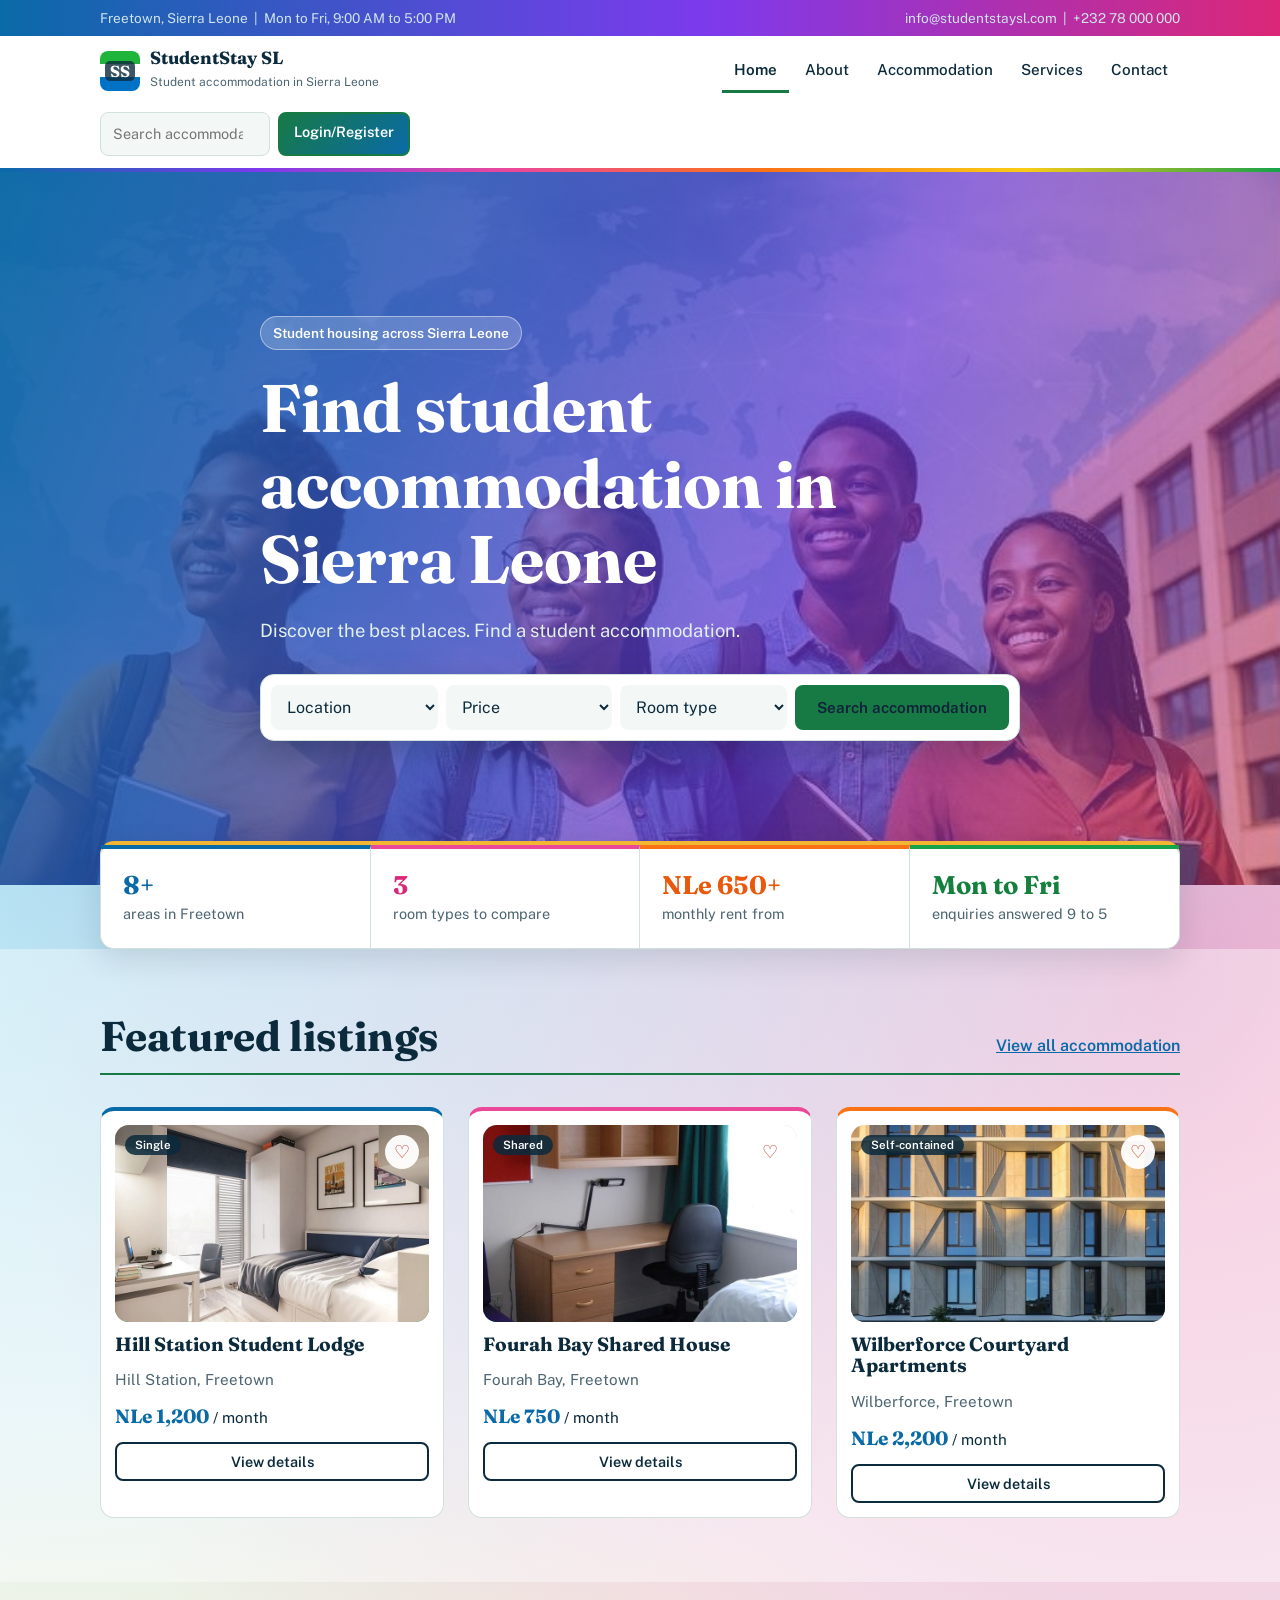
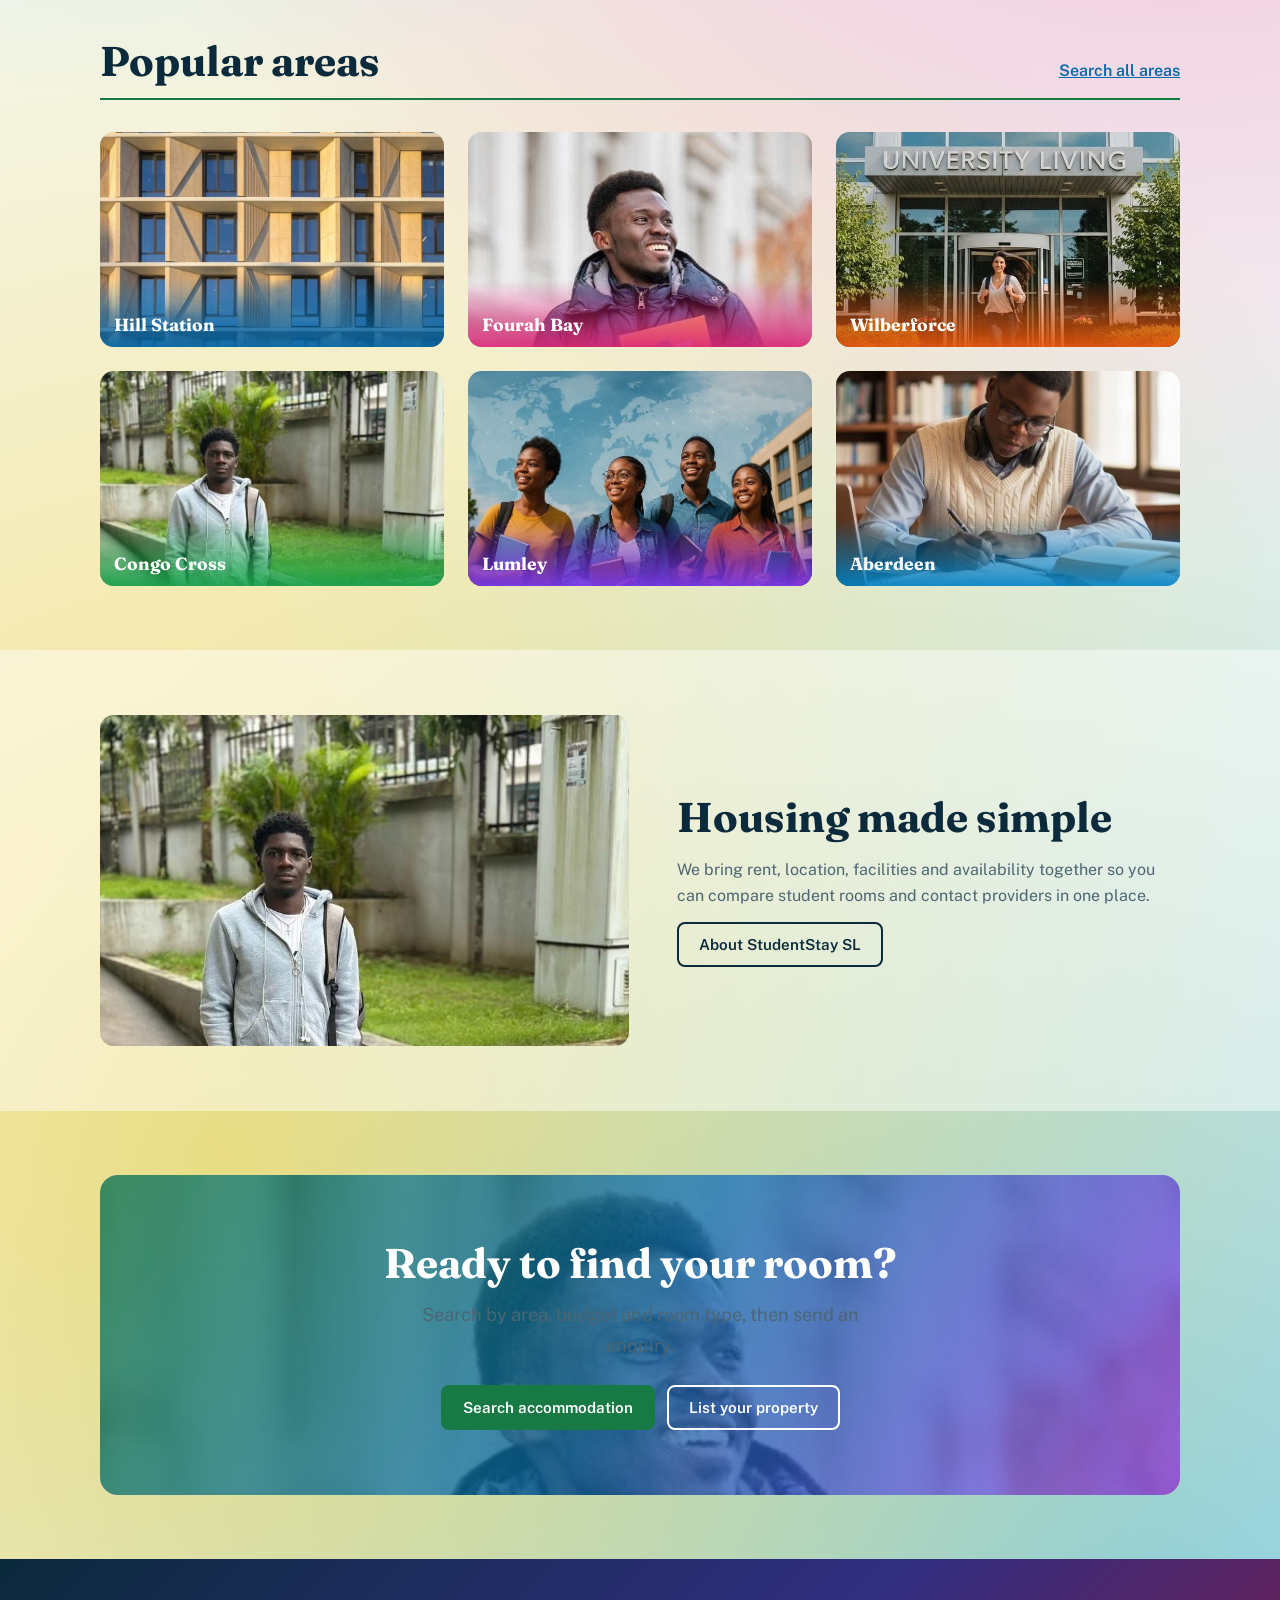
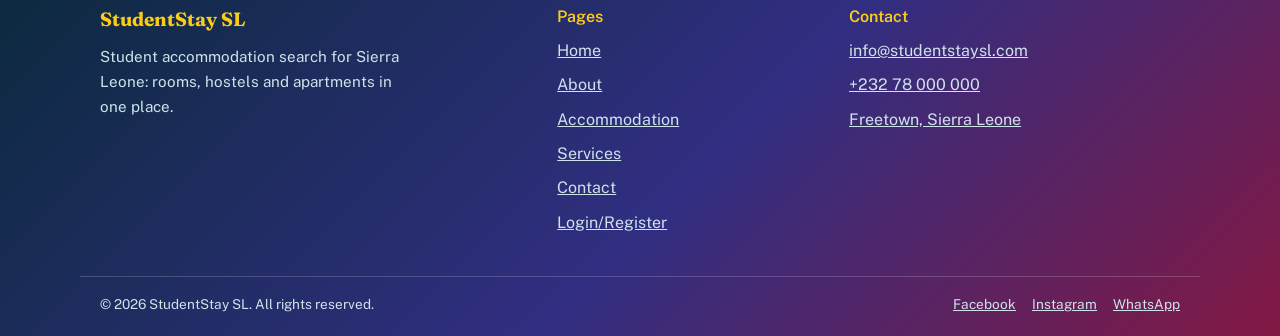
<file: index.html>
<!DOCTYPE html>
<html lang="en"><head><meta charset="utf-8"><meta name="viewport" content="width=device-width, initial-scale=1"><title>Find student accommodation | StudentStay SL</title>
<link href="https://fonts.googleapis.com/css2?family=Fraunces:opsz,wght@9..144,600;9..144,700&family=Public+Sans:wght@400;500;600&display=swap" rel="stylesheet"><link rel="stylesheet" href="style.css"></head><body class="pg-home">
<div class="top"><div class="wrap"><span>Freetown, Sierra Leone &nbsp;|&nbsp; Mon to Fri, 9:00 AM to 5:00 PM</span><span>info@studentstaysl.com &nbsp;|&nbsp; +232 78 000 000</span></div></div>
<header><div class="bar"><a class="brand" href="index.html" aria-label="StudentStay SL home"><span class="logo"><span>SS</span></span><span><b>StudentStay SL</b><small>Student accommodation in Sierra Leone</small></span></a>
<nav aria-label="Main"><a href="index.html" aria-current=page>Home</a><a href="about.html">About</a><a href="accommodation.html">Accommodation</a><a href="services.html">Services</a><a href="contact.html">Contact</a></nav><div class="tools"><input class="search" id="q" type="search" placeholder="Search accommodation" aria-label="Search accommodation"><a class="btn solid sm" href="login.html">Login/Register</a></div></div></header>
<main><section class="hero2"><figure class="ph scene herobg "><img src="images/hero.jpg" alt="Students outside their accommodation" loading="lazy" onerror="this.remove()"><span class="hint">Add photo: images/hero.jpg</span></figure><div class="shade"></div><div class="hc"><div class="wrap"><span class="tag">Student housing across Sierra Leone</span><h1>Find student accommodation in Sierra Leone</h1>
<p class="lead">Discover the best places. Find a student accommodation.</p>
<form class="sbar" action="search.html"><select name="loc" aria-label="Location"><option value="">Location</option><option>Hill Station</option><option>Fourah Bay</option><option>Wilberforce</option><option>Congo Cross</option><option>Kissy</option><option>Lumley</option><option>Aberdeen</option><option>Goderich</option></select><select name="max" aria-label="Price"><option value="">Price</option><option value="800">Up to NLe 800</option><option value="1200">Up to NLe 1,200</option><option value="2000">Up to NLe 2,000</option></select><select name="room" aria-label="Room type"><option value="">Room type</option><option>Single</option><option>Shared</option><option>Self-contained</option></select><button class="btn solid" type="submit">Search accommodation</button></form></div></div></section>
<div class="wrap"><div class="quick"><div><b>8+</b><span>areas in Freetown</span></div><div><b>3</b><span>room types to compare</span></div><div><b>NLe 650+</b><span>monthly rent from</span></div><div><b>Mon to Fri</b><span>enquiries answered 9 to 5</span></div></div></div>
<section><div class="wrap"><div class="head"><h2>Featured listings</h2><a class="link" href="accommodation.html">View all accommodation</a></div><div class="grid" id="featured"></div></div></section>
<section style="padding-top:0"><div class="wrap"><div class="head"><h2>Popular areas</h2><a class="link" href="search.html">Search all areas</a></div><div class="grid"><a class="area" href="search.html?loc=Hill%20Station"><figure class="ph scene ratio "><img src="images/area-hill-station.jpg" alt="Hill Station area" loading="lazy" onerror="this.remove()"><span class="hint">Add photo: images/area-hill-station.jpg</span><span class=aname>Hill Station</span></figure></a><a class="area" href="search.html?loc=Fourah%20Bay"><figure class="ph scene ratio green"><img src="images/area-fourah-bay.jpg" alt="Fourah Bay area" loading="lazy" onerror="this.remove()"><span class="hint">Add photo: images/area-fourah-bay.jpg</span><span class=aname>Fourah Bay</span></figure></a><a class="area" href="search.html?loc=Wilberforce"><figure class="ph scene ratio island"><img src="images/area-wilberforce.jpg" alt="Wilberforce area" loading="lazy" onerror="this.remove()"><span class="hint">Add photo: images/area-wilberforce.jpg</span><span class=aname>Wilberforce</span></figure></a><a class="area" href="search.html?loc=Congo%20Cross"><figure class="ph scene ratio history"><img src="images/area-congo-cross.jpg" alt="Congo Cross area" loading="lazy" onerror="this.remove()"><span class="hint">Add photo: images/area-congo-cross.jpg</span><span class=aname>Congo Cross</span></figure></a><a class="area" href="search.html?loc=Lumley"><figure class="ph scene ratio "><img src="images/area-lumley.jpg" alt="Lumley area" loading="lazy" onerror="this.remove()"><span class="hint">Add photo: images/area-lumley.jpg</span><span class=aname>Lumley</span></figure></a><a class="area" href="search.html?loc=Aberdeen"><figure class="ph scene ratio green"><img src="images/area-aberdeen.jpg" alt="Aberdeen area" loading="lazy" onerror="this.remove()"><span class="hint">Add photo: images/area-aberdeen.jpg</span><span class=aname>Aberdeen</span></figure></a></div></div></section>
<section class="surf"><div class="wrap two"><figure class="ph scene ratio"><img src="images/home-about.jpg" alt="A student outside the accommodation" loading="lazy" onerror="this.remove()"><span class="hint">Add photo: images/home-about.jpg</span></figure><div><h2>Housing made simple</h2><p class="txt" style="margin-top:16px">We bring rent, location, facilities and availability together so you can compare student rooms and contact providers in one place.</p><a class="btn" href="about.html">About StudentStay SL</a></div></div></section>
<section><div class="wrap"><div class="cta2"><figure class="ph scene herobg "><img src="images/home-cta.jpg" alt="A student on campus" loading="lazy" onerror="this.remove()"><span class="hint">Add photo: images/home-cta.jpg</span></figure><div class="shade"></div><div class="hc"><div><h2>Ready to find your room?</h2><p class="lead" style="margin:14px auto 24px">Search by area, budget and room type, then send an enquiry.</p><div class="cta"><a class="btn solid" href="search.html">Search accommodation</a><a class="btn" href="contact.html?subject=List%20my%20property">List your property</a></div></div></div></div></div></section></main>
<footer><div class="wrap fgrid"><div><b>StudentStay SL</b><p>Student accommodation search for Sierra Leone: rooms, hostels and apartments in one place.</p></div><div><h4>Pages</h4><a href="index.html">Home</a><a href="about.html">About</a><a href="accommodation.html">Accommodation</a><a href="services.html">Services</a><a href="contact.html">Contact</a><a href="login.html">Login/Register</a></div><div><h4>Contact</h4><a href="#">info@studentstaysl.com</a><a href="#">+232 78 000 000</a><a href="#">Freetown, Sierra Leone</a></div></div>
<div class="wrap fbot" style="display:flex;justify-content:space-between;flex-wrap:wrap;gap:8px"><span>&copy; 2026 StudentStay SL. All rights reserved.</span><span><a href="#">Facebook</a><a href="#">Instagram</a><a href="#">WhatsApp</a></span></div></footer>
<script src="script.js"></script></body></html>
</file>
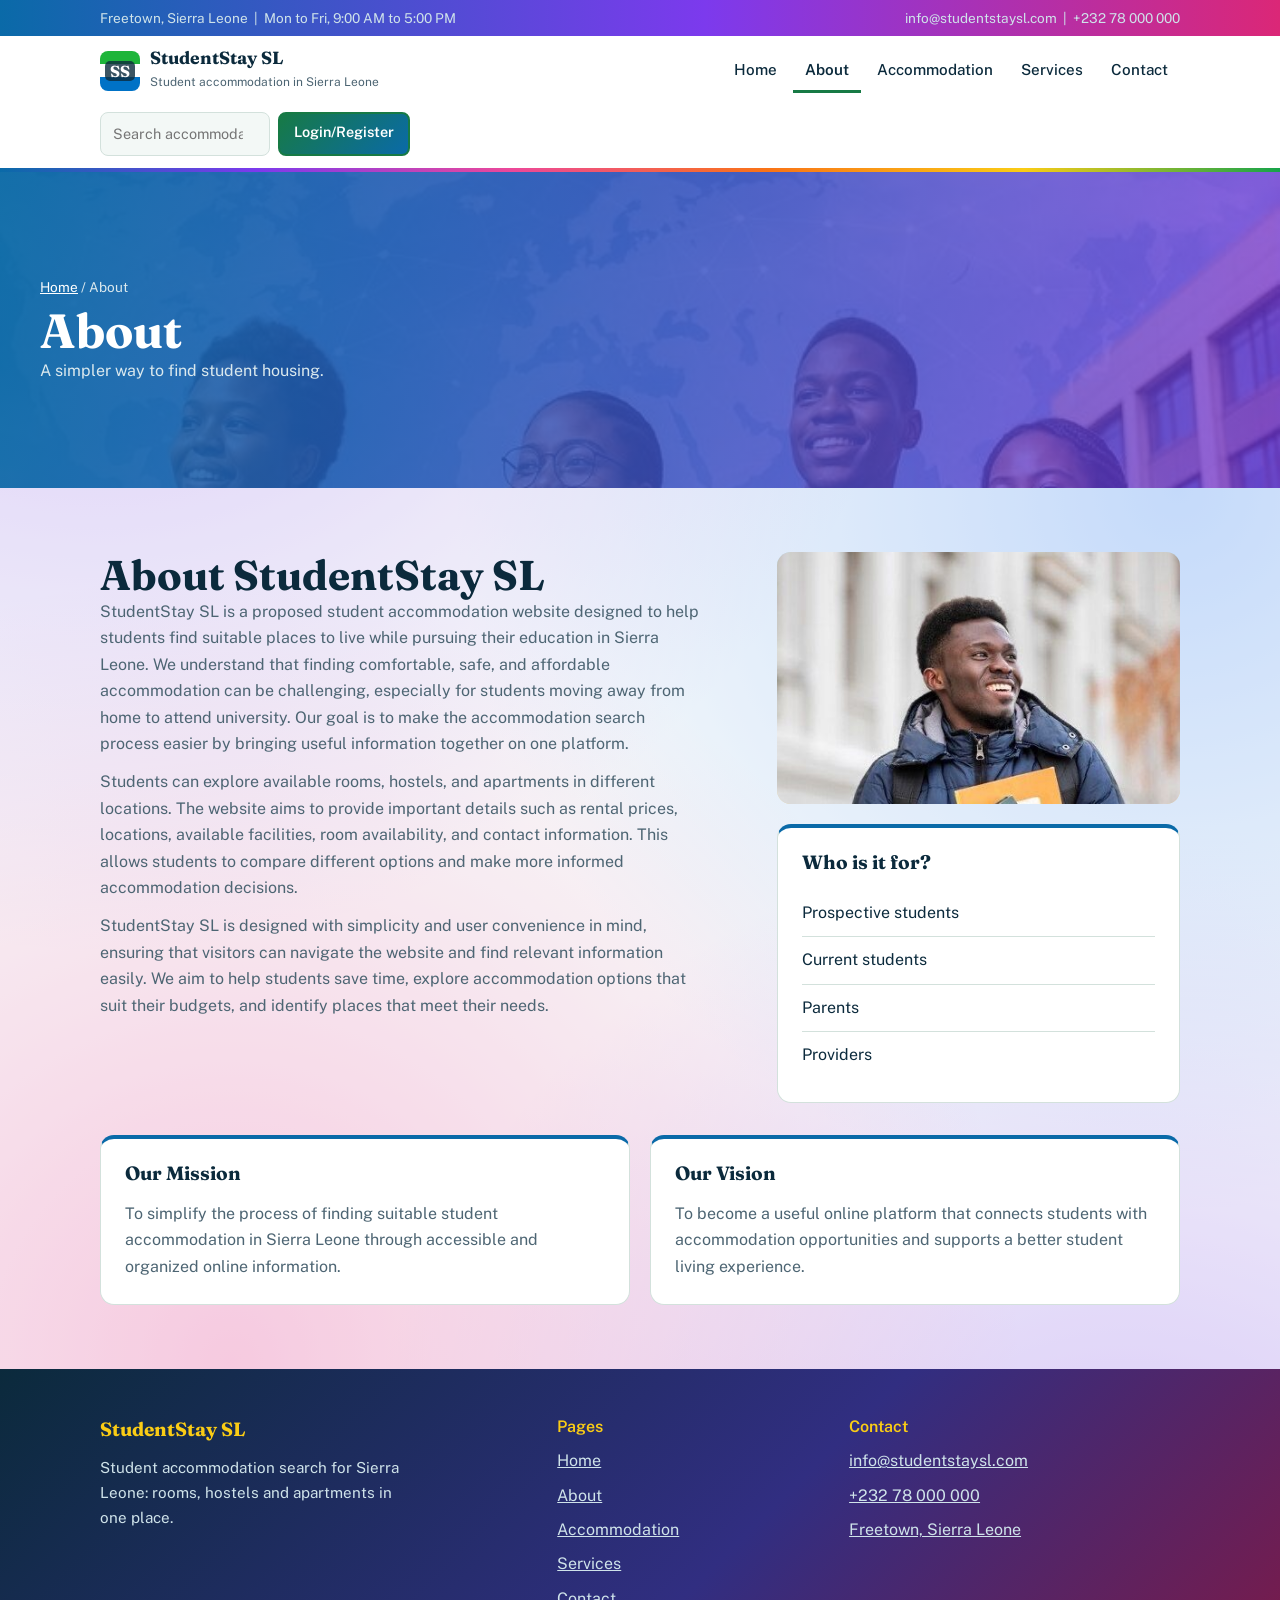
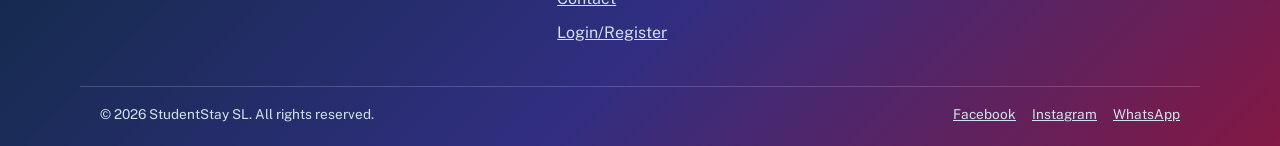
<file: about.html>
<!DOCTYPE html>
<html lang="en"><head><meta charset="utf-8"><meta name="viewport" content="width=device-width, initial-scale=1"><title>About | StudentStay SL</title>
<link href="https://fonts.googleapis.com/css2?family=Fraunces:opsz,wght@9..144,600;9..144,700&family=Public+Sans:wght@400;500;600&display=swap" rel="stylesheet"><link rel="stylesheet" href="style.css"></head><body class="pg-about">
<div class="top"><div class="wrap"><span>Freetown, Sierra Leone &nbsp;|&nbsp; Mon to Fri, 9:00 AM to 5:00 PM</span><span>info@studentstaysl.com &nbsp;|&nbsp; +232 78 000 000</span></div></div>
<header><div class="bar"><a class="brand" href="index.html" aria-label="StudentStay SL home"><span class="logo"><span>SS</span></span><span><b>StudentStay SL</b><small>Student accommodation in Sierra Leone</small></span></a>
<nav aria-label="Main"><a href="index.html">Home</a><a href="about.html" aria-current=page>About</a><a href="accommodation.html">Accommodation</a><a href="services.html">Services</a><a href="contact.html">Contact</a></nav><div class="tools"><input class="search" id="q" type="search" placeholder="Search accommodation" aria-label="Search accommodation"><a class="btn solid sm" href="login.html">Login/Register</a></div></div></header>
<main><section class="banner"><figure class="ph scene herobg "><img src="images/banner-about.jpg" alt="About banner" loading="lazy" onerror="this.remove()"><span class="hint">Add photo: images/banner-about.jpg</span></figure><div class="shade"></div><div class="hc"><div class="wrap"><p class="crumb"><a href="index.html">Home</a> / About</p><h1>About</h1><p>A simpler way to find student housing.</p></div></div></section><section><div class="wrap cols"><div><h2>About StudentStay SL</h2>
<p class="txt">StudentStay SL is a proposed student accommodation website designed to help students find suitable places to live while pursuing their education in Sierra Leone. We understand that finding comfortable, safe, and affordable accommodation can be challenging, especially for students moving away from home to attend university. Our goal is to make the accommodation search process easier by bringing useful information together on one platform.</p>
<p class="txt">Students can explore available rooms, hostels, and apartments in different locations. The website aims to provide important details such as rental prices, locations, available facilities, room availability, and contact information. This allows students to compare different options and make more informed accommodation decisions.</p>
<p class="txt">StudentStay SL is designed with simplicity and user convenience in mind, ensuring that visitors can navigate the website and find relevant information easily. We aim to help students save time, explore accommodation options that suit their budgets, and identify places that meet their needs.</p></div>
<div style="display:grid;gap:20px"><figure class="ph scene ratio"><img src="images/about.jpg" alt="A student on campus" loading="lazy" onerror="this.remove()"><span class="hint">Add photo: images/about.jpg</span></figure><aside class="panel"><h3>Who is it for?</h3><ul><li>Prospective students</li><li>Current students</li><li>Parents</li><li>Providers</li></ul></aside></div></div>
<div class="wrap pair"><div class="panel"><h3>Our Mission</h3><p class="txt" style="margin:0">To simplify the process of finding suitable student accommodation in Sierra Leone through accessible and organized online information.</p></div><div class="panel"><h3>Our Vision</h3><p class="txt" style="margin:0">To become a useful online platform that connects students with accommodation opportunities and supports a better student living experience.</p></div></div></section></main>
<footer><div class="wrap fgrid"><div><b>StudentStay SL</b><p>Student accommodation search for Sierra Leone: rooms, hostels and apartments in one place.</p></div><div><h4>Pages</h4><a href="index.html">Home</a><a href="about.html">About</a><a href="accommodation.html">Accommodation</a><a href="services.html">Services</a><a href="contact.html">Contact</a><a href="login.html">Login/Register</a></div><div><h4>Contact</h4><a href="#">info@studentstaysl.com</a><a href="#">+232 78 000 000</a><a href="#">Freetown, Sierra Leone</a></div></div>
<div class="wrap fbot" style="display:flex;justify-content:space-between;flex-wrap:wrap;gap:8px"><span>&copy; 2026 StudentStay SL. All rights reserved.</span><span><a href="#">Facebook</a><a href="#">Instagram</a><a href="#">WhatsApp</a></span></div></footer>
<script src="script.js"></script></body></html>
</file>
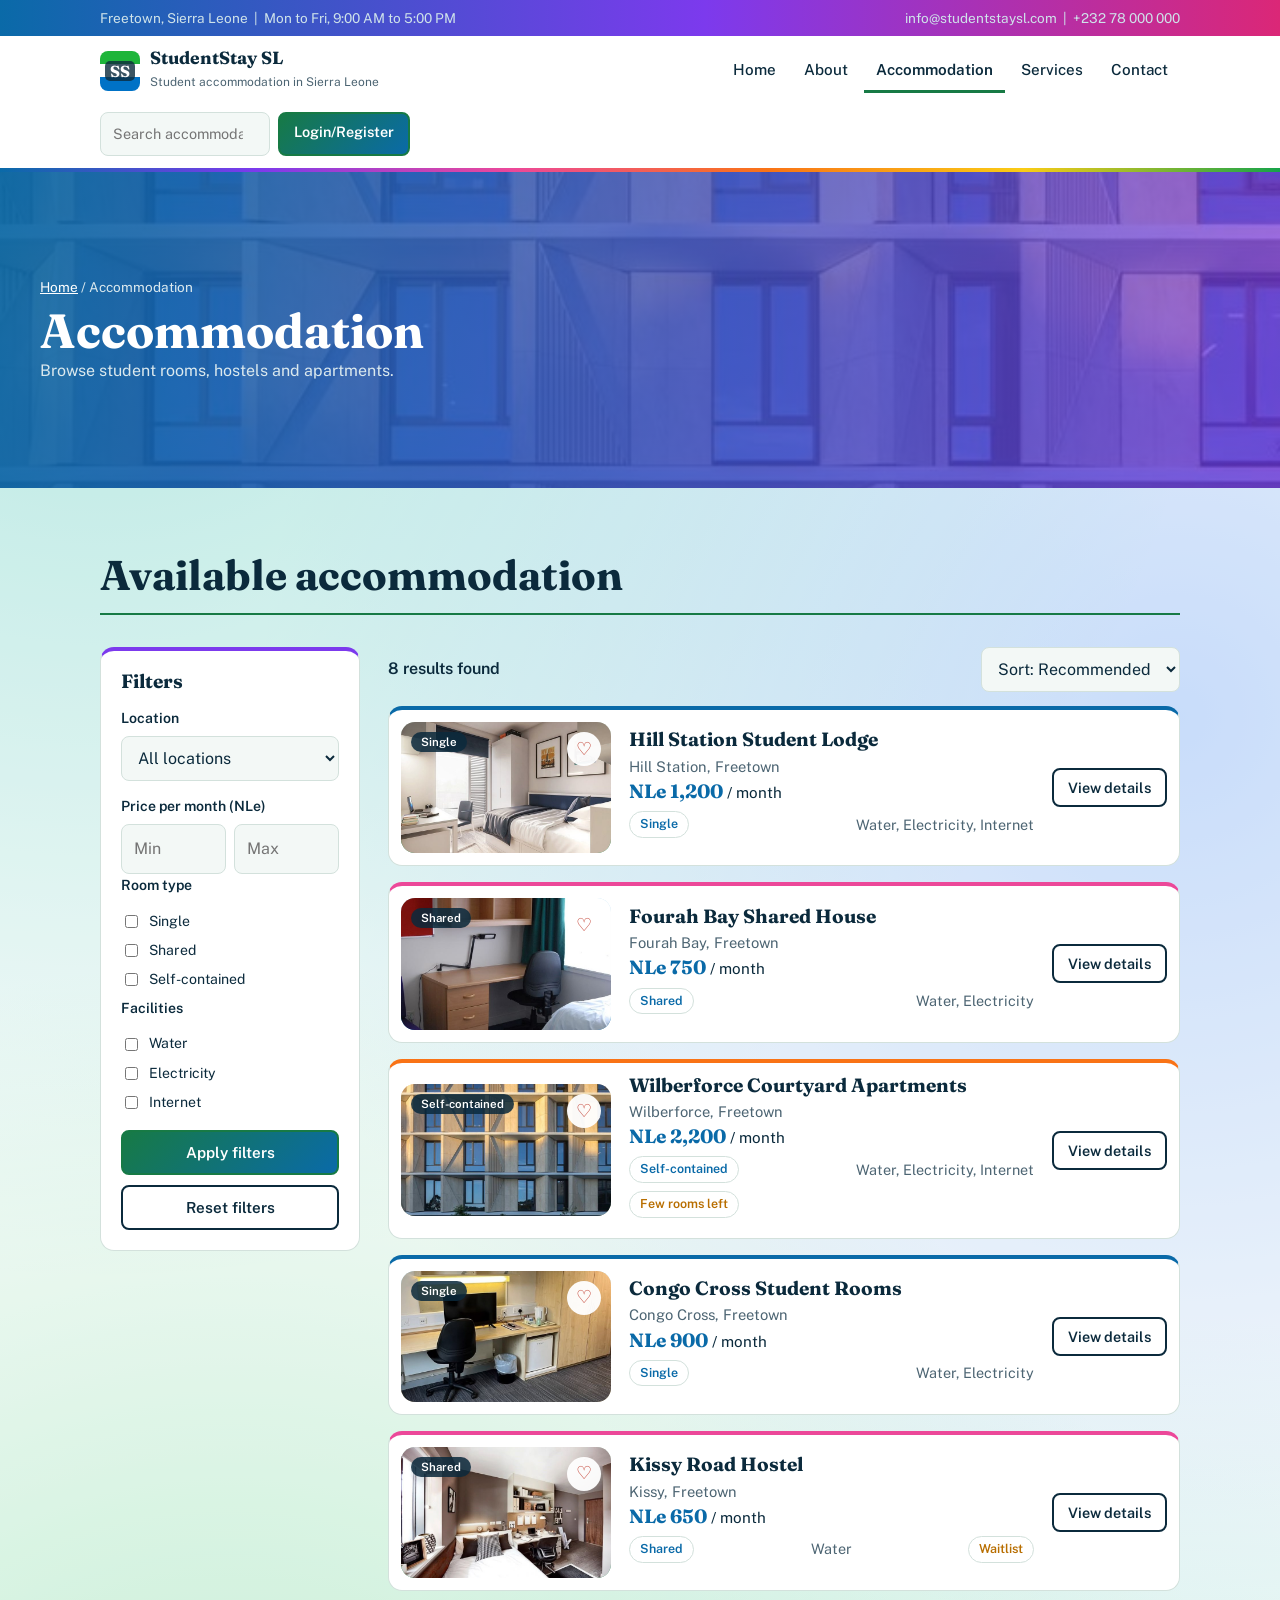
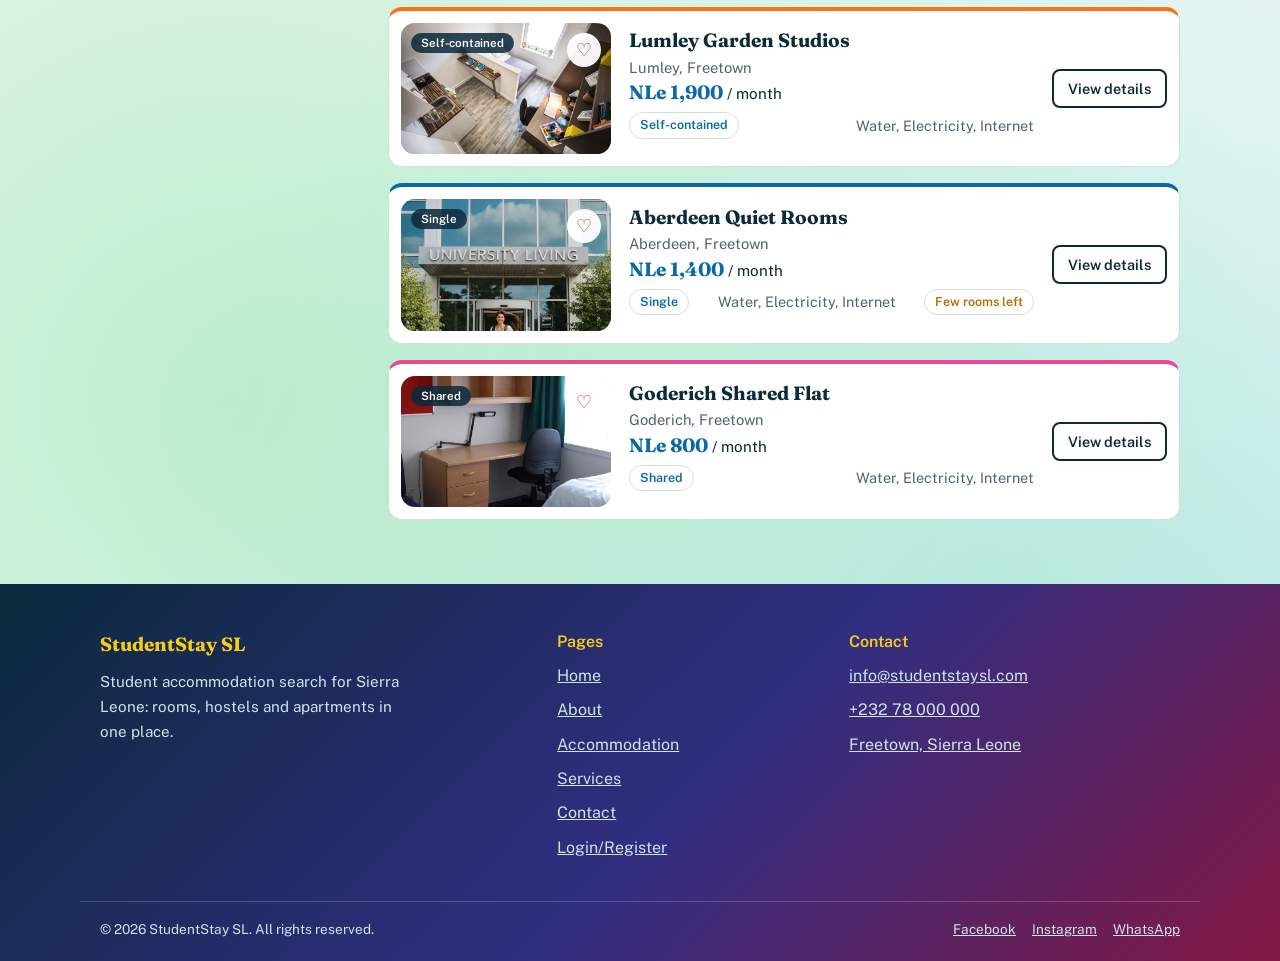
<file: accommodation.html>
<!DOCTYPE html>
<html lang="en"><head><meta charset="utf-8"><meta name="viewport" content="width=device-width, initial-scale=1"><title>Accommodation | StudentStay SL</title>
<link href="https://fonts.googleapis.com/css2?family=Fraunces:opsz,wght@9..144,600;9..144,700&family=Public+Sans:wght@400;500;600&display=swap" rel="stylesheet"><link rel="stylesheet" href="style.css"></head><body class="pg-accommodation">
<div class="top"><div class="wrap"><span>Freetown, Sierra Leone &nbsp;|&nbsp; Mon to Fri, 9:00 AM to 5:00 PM</span><span>info@studentstaysl.com &nbsp;|&nbsp; +232 78 000 000</span></div></div>
<header><div class="bar"><a class="brand" href="index.html" aria-label="StudentStay SL home"><span class="logo"><span>SS</span></span><span><b>StudentStay SL</b><small>Student accommodation in Sierra Leone</small></span></a>
<nav aria-label="Main"><a href="index.html">Home</a><a href="about.html">About</a><a href="accommodation.html" aria-current=page>Accommodation</a><a href="services.html">Services</a><a href="contact.html">Contact</a></nav><div class="tools"><input class="search" id="q" type="search" placeholder="Search accommodation" aria-label="Search accommodation"><a class="btn solid sm" href="login.html">Login/Register</a></div></div></header>
<main><section class="banner"><figure class="ph scene herobg "><img src="images/banner-accommodation.jpg" alt="Accommodation banner" loading="lazy" onerror="this.remove()"><span class="hint">Add photo: images/banner-accommodation.jpg</span></figure><div class="shade"></div><div class="hc"><div class="wrap"><p class="crumb"><a href="index.html">Home</a> / Accommodation</p><h1>Accommodation</h1><p>Browse student rooms, hostels and apartments.</p></div></div></section><section><div class="wrap"><div class="head"><h2>Available accommodation</h2></div><div class="layout"><aside class="sidebar" aria-label="Filters"><h3>Filters</h3>
<label for="f-loc">Location</label><select id="f-loc"><option value="">All locations</option><option>Hill Station</option><option>Fourah Bay</option><option>Wilberforce</option><option>Congo Cross</option><option>Kissy</option><option>Lumley</option><option>Aberdeen</option><option>Goderich</option></select>
<label>Price per month (NLe)</label><div class="two2"><input id="f-min" type="number" min="0" placeholder="Min" aria-label="Minimum price"><input id="f-max" type="number" min="0" placeholder="Max" aria-label="Maximum price"></div>
<fieldset><legend>Room type</legend><label class="chk"><input type="checkbox" name="room" value="Single">Single</label><label class="chk"><input type="checkbox" name="room" value="Shared">Shared</label><label class="chk"><input type="checkbox" name="room" value="Self-contained">Self-contained</label></fieldset>
<fieldset><legend>Facilities</legend><label class="chk"><input type="checkbox" name="fac" value="Water">Water</label><label class="chk"><input type="checkbox" name="fac" value="Electricity">Electricity</label><label class="chk"><input type="checkbox" name="fac" value="Internet">Internet</label></fieldset>
<button class="btn solid" id="apply" type="button">Apply filters</button><button class="btn" id="reset" type="button">Reset filters</button></aside><div><div class="resbar"><p class="count" id="count" aria-live="polite"></p><select id="sort" aria-label="Sort results"><option value="">Sort: Recommended</option><option value="lo">Price: low to high</option><option value="hi">Price: high to low</option></select></div><div class="list" id="results"></div></div></div></div></section></main>
<footer><div class="wrap fgrid"><div><b>StudentStay SL</b><p>Student accommodation search for Sierra Leone: rooms, hostels and apartments in one place.</p></div><div><h4>Pages</h4><a href="index.html">Home</a><a href="about.html">About</a><a href="accommodation.html">Accommodation</a><a href="services.html">Services</a><a href="contact.html">Contact</a><a href="login.html">Login/Register</a></div><div><h4>Contact</h4><a href="#">info@studentstaysl.com</a><a href="#">+232 78 000 000</a><a href="#">Freetown, Sierra Leone</a></div></div>
<div class="wrap fbot" style="display:flex;justify-content:space-between;flex-wrap:wrap;gap:8px"><span>&copy; 2026 StudentStay SL. All rights reserved.</span><span><a href="#">Facebook</a><a href="#">Instagram</a><a href="#">WhatsApp</a></span></div></footer>
<script src="script.js"></script></body></html>
</file>
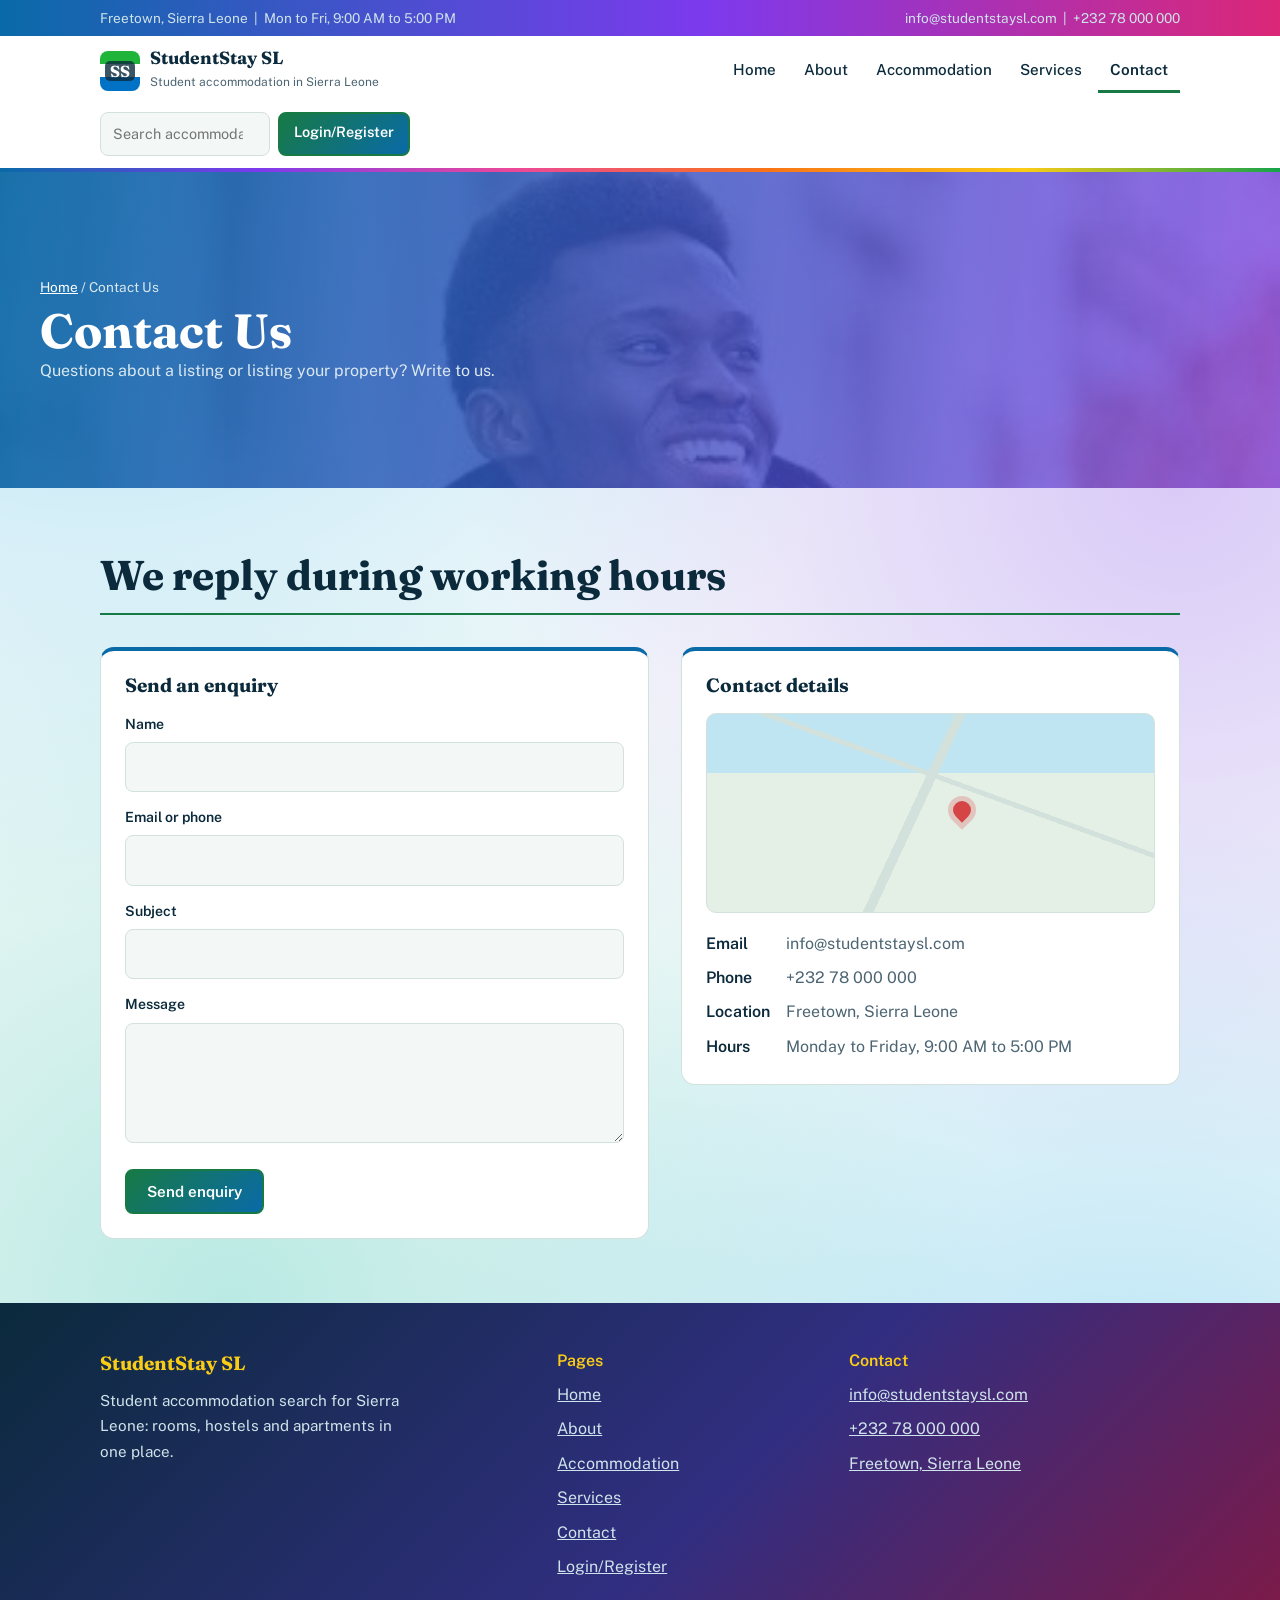
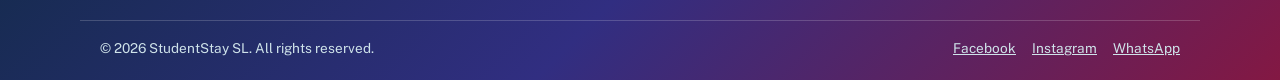
<file: contact.html>
<!DOCTYPE html>
<html lang="en"><head><meta charset="utf-8"><meta name="viewport" content="width=device-width, initial-scale=1"><title>Contact Us | StudentStay SL</title>
<link href="https://fonts.googleapis.com/css2?family=Fraunces:opsz,wght@9..144,600;9..144,700&family=Public+Sans:wght@400;500;600&display=swap" rel="stylesheet"><link rel="stylesheet" href="style.css"></head><body class="pg-contact">
<div class="top"><div class="wrap"><span>Freetown, Sierra Leone &nbsp;|&nbsp; Mon to Fri, 9:00 AM to 5:00 PM</span><span>info@studentstaysl.com &nbsp;|&nbsp; +232 78 000 000</span></div></div>
<header><div class="bar"><a class="brand" href="index.html" aria-label="StudentStay SL home"><span class="logo"><span>SS</span></span><span><b>StudentStay SL</b><small>Student accommodation in Sierra Leone</small></span></a>
<nav aria-label="Main"><a href="index.html">Home</a><a href="about.html">About</a><a href="accommodation.html">Accommodation</a><a href="services.html">Services</a><a href="contact.html" aria-current=page>Contact</a></nav><div class="tools"><input class="search" id="q" type="search" placeholder="Search accommodation" aria-label="Search accommodation"><a class="btn solid sm" href="login.html">Login/Register</a></div></div></header>
<main><section class="banner"><figure class="ph scene herobg "><img src="images/banner-contact.jpg" alt="Contact Us banner" loading="lazy" onerror="this.remove()"><span class="hint">Add photo: images/banner-contact.jpg</span></figure><div class="shade"></div><div class="hc"><div class="wrap"><p class="crumb"><a href="index.html">Home</a> / Contact Us</p><h1>Contact Us</h1><p>Questions about a listing or listing your property? Write to us.</p></div></div></section><section><div class="wrap"><div class="head"><h2>We reply during working hours</h2></div><div class="cgrid"><form class="panel" data-ok novalidate><h3>Send an enquiry</h3><label for="n">Name</label><input id="n" required autocomplete="name"><label for="c">Email or phone</label><input id="c" required autocomplete="email"><label for="subject">Subject</label><input id="subject" required><label for="m">Message</label><textarea id="m" required></textarea><div style="margin-top:18px"><button class="btn solid" type="submit">Send enquiry</button></div><p class="ok" role="status">Thank you. We have your enquiry and will reply during working hours.</p></form>
<div class="panel"><h3>Contact details</h3><div class="map" role="img" aria-label="Map showing the office in Freetown"></div><dl><dt>Email</dt><dd>info@studentstaysl.com</dd><dt>Phone</dt><dd>+232 78 000 000</dd><dt>Location</dt><dd>Freetown, Sierra Leone</dd><dt>Hours</dt><dd>Monday to Friday, 9:00 AM to 5:00 PM</dd></dl></div></div></div></section></main>
<footer><div class="wrap fgrid"><div><b>StudentStay SL</b><p>Student accommodation search for Sierra Leone: rooms, hostels and apartments in one place.</p></div><div><h4>Pages</h4><a href="index.html">Home</a><a href="about.html">About</a><a href="accommodation.html">Accommodation</a><a href="services.html">Services</a><a href="contact.html">Contact</a><a href="login.html">Login/Register</a></div><div><h4>Contact</h4><a href="#">info@studentstaysl.com</a><a href="#">+232 78 000 000</a><a href="#">Freetown, Sierra Leone</a></div></div>
<div class="wrap fbot" style="display:flex;justify-content:space-between;flex-wrap:wrap;gap:8px"><span>&copy; 2026 StudentStay SL. All rights reserved.</span><span><a href="#">Facebook</a><a href="#">Instagram</a><a href="#">WhatsApp</a></span></div></footer>
<script src="script.js"></script></body></html>
</file>
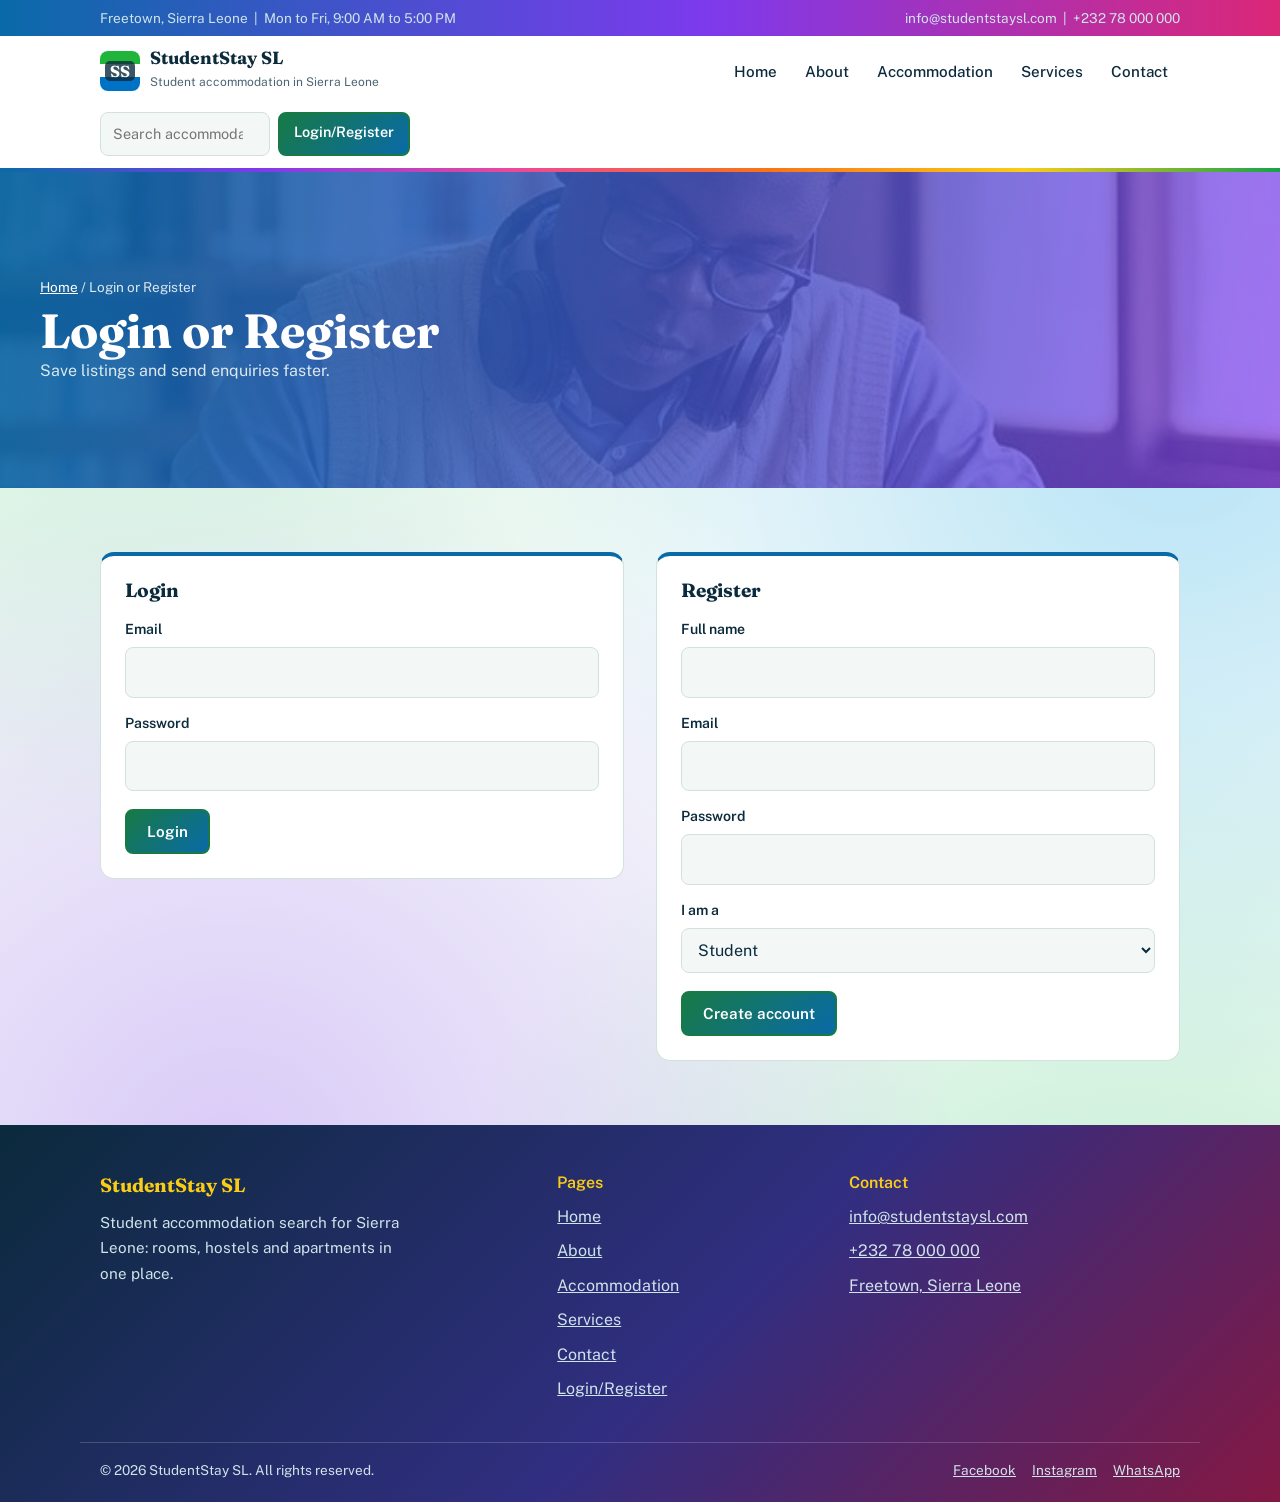
<file: login.html>
<!DOCTYPE html>
<html lang="en"><head><meta charset="utf-8"><meta name="viewport" content="width=device-width, initial-scale=1"><title>Login or Register | StudentStay SL</title>
<link href="https://fonts.googleapis.com/css2?family=Fraunces:opsz,wght@9..144,600;9..144,700&family=Public+Sans:wght@400;500;600&display=swap" rel="stylesheet"><link rel="stylesheet" href="style.css"></head><body class="pg-login">
<div class="top"><div class="wrap"><span>Freetown, Sierra Leone &nbsp;|&nbsp; Mon to Fri, 9:00 AM to 5:00 PM</span><span>info@studentstaysl.com &nbsp;|&nbsp; +232 78 000 000</span></div></div>
<header><div class="bar"><a class="brand" href="index.html" aria-label="StudentStay SL home"><span class="logo"><span>SS</span></span><span><b>StudentStay SL</b><small>Student accommodation in Sierra Leone</small></span></a>
<nav aria-label="Main"><a href="index.html">Home</a><a href="about.html">About</a><a href="accommodation.html">Accommodation</a><a href="services.html">Services</a><a href="contact.html">Contact</a></nav><div class="tools"><input class="search" id="q" type="search" placeholder="Search accommodation" aria-label="Search accommodation"><a class="btn solid sm" href="login.html">Login/Register</a></div></div></header>
<main><section class="banner"><figure class="ph scene herobg "><img src="images/banner-login.jpg" alt="Login or Register banner" loading="lazy" onerror="this.remove()"><span class="hint">Add photo: images/banner-login.jpg</span></figure><div class="shade"></div><div class="hc"><div class="wrap"><p class="crumb"><a href="index.html">Home</a> / Login or Register</p><h1>Login or Register</h1><p>Save listings and send enquiries faster.</p></div></div></section><section><div class="wrap"><div class="cgrid" style="grid-template-columns:1fr 1fr"><form class="panel" data-ok novalidate><h3>Login</h3><label for="le">Email</label><input id="le" type="email" required autocomplete="email"><label for="lp">Password</label><input id="lp" type="password" required autocomplete="current-password"><div style="margin-top:18px"><button class="btn solid" type="submit">Login</button></div><p class="ok" role="status">Login is a demo only. No account system is connected yet.</p></form>
<form class="panel" data-ok novalidate><h3>Register</h3><label for="rn">Full name</label><input id="rn" required autocomplete="name"><label for="re">Email</label><input id="re" type="email" required autocomplete="email"><label for="rp">Password</label><input id="rp" type="password" required autocomplete="new-password"><label for="rt">I am a</label><select id="rt"><option>Student</option><option>Parent</option><option>Provider</option></select><div style="margin-top:18px"><button class="btn solid" type="submit">Create account</button></div><p class="ok" role="status">Registration is a demo only. No account system is connected yet.</p></form></div></div></section></main>
<footer><div class="wrap fgrid"><div><b>StudentStay SL</b><p>Student accommodation search for Sierra Leone: rooms, hostels and apartments in one place.</p></div><div><h4>Pages</h4><a href="index.html">Home</a><a href="about.html">About</a><a href="accommodation.html">Accommodation</a><a href="services.html">Services</a><a href="contact.html">Contact</a><a href="login.html">Login/Register</a></div><div><h4>Contact</h4><a href="#">info@studentstaysl.com</a><a href="#">+232 78 000 000</a><a href="#">Freetown, Sierra Leone</a></div></div>
<div class="wrap fbot" style="display:flex;justify-content:space-between;flex-wrap:wrap;gap:8px"><span>&copy; 2026 StudentStay SL. All rights reserved.</span><span><a href="#">Facebook</a><a href="#">Instagram</a><a href="#">WhatsApp</a></span></div></footer>
<script src="script.js"></script></body></html>
</file>
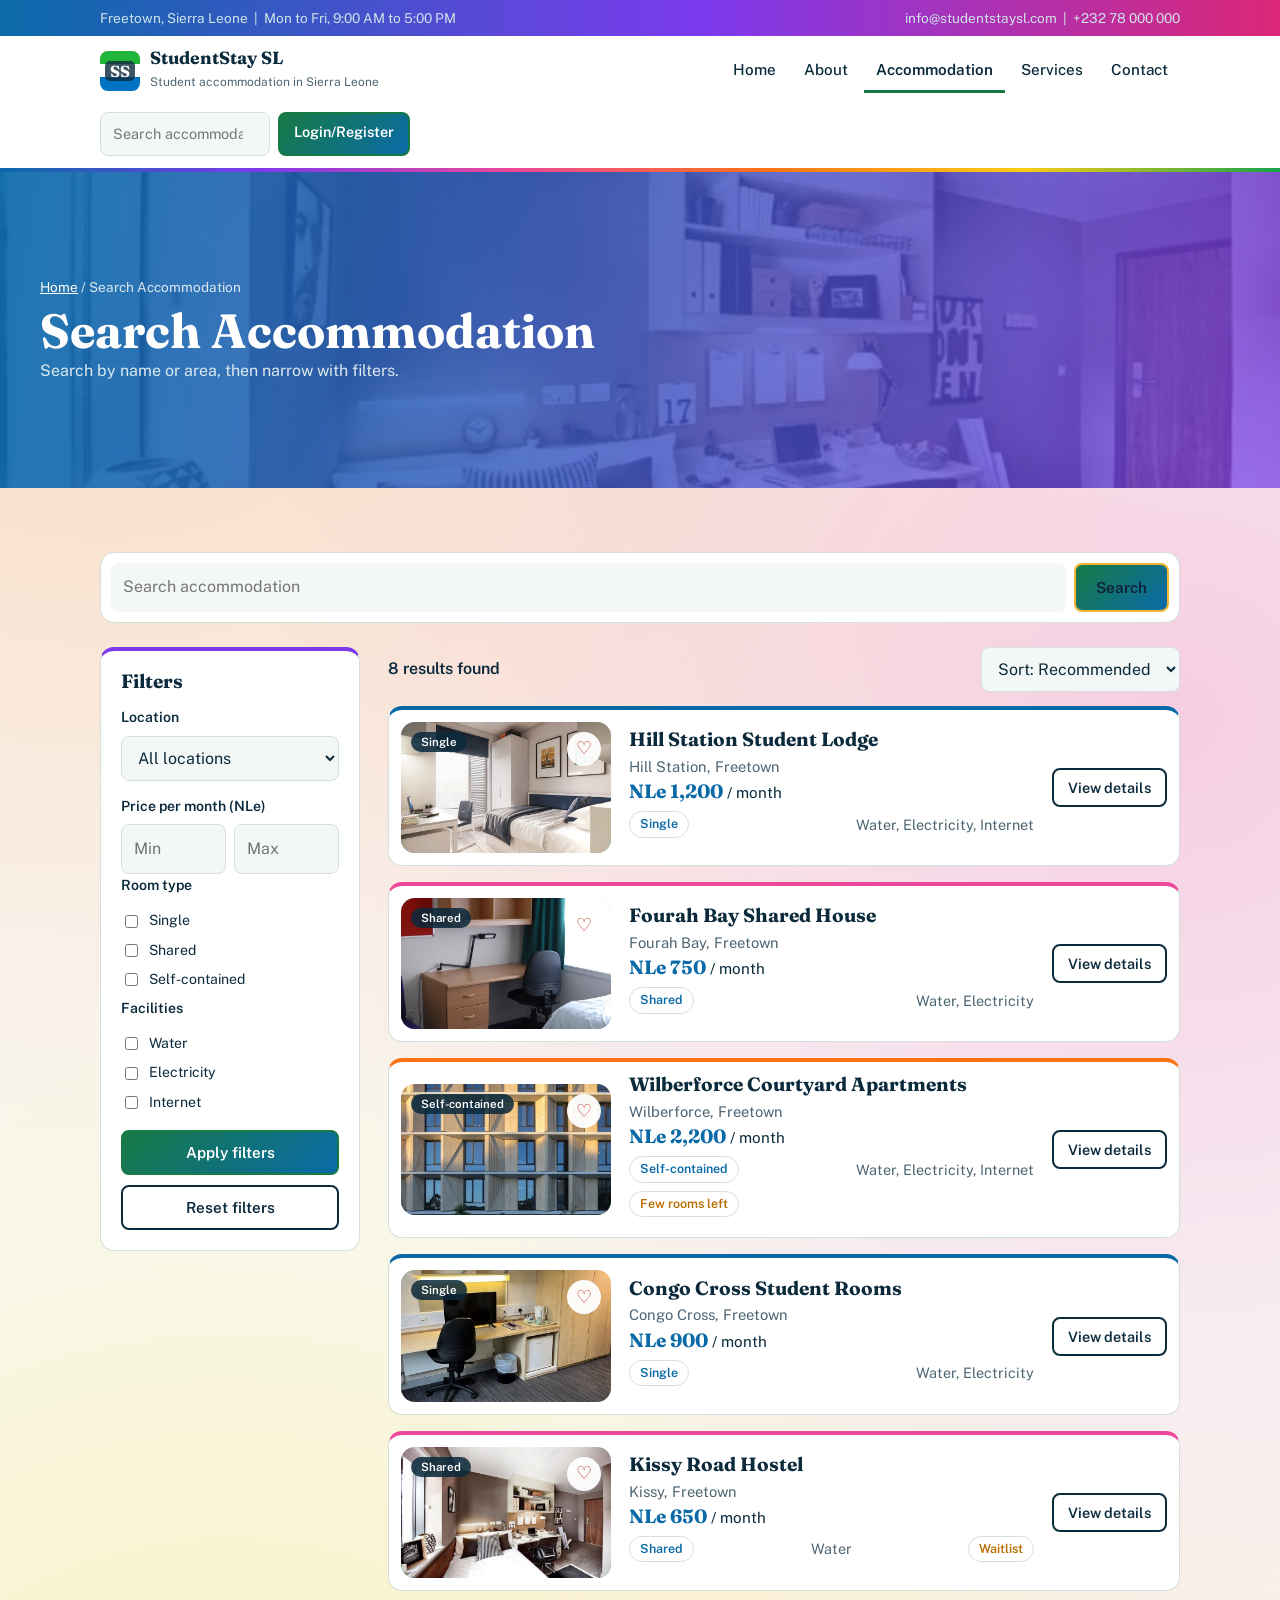
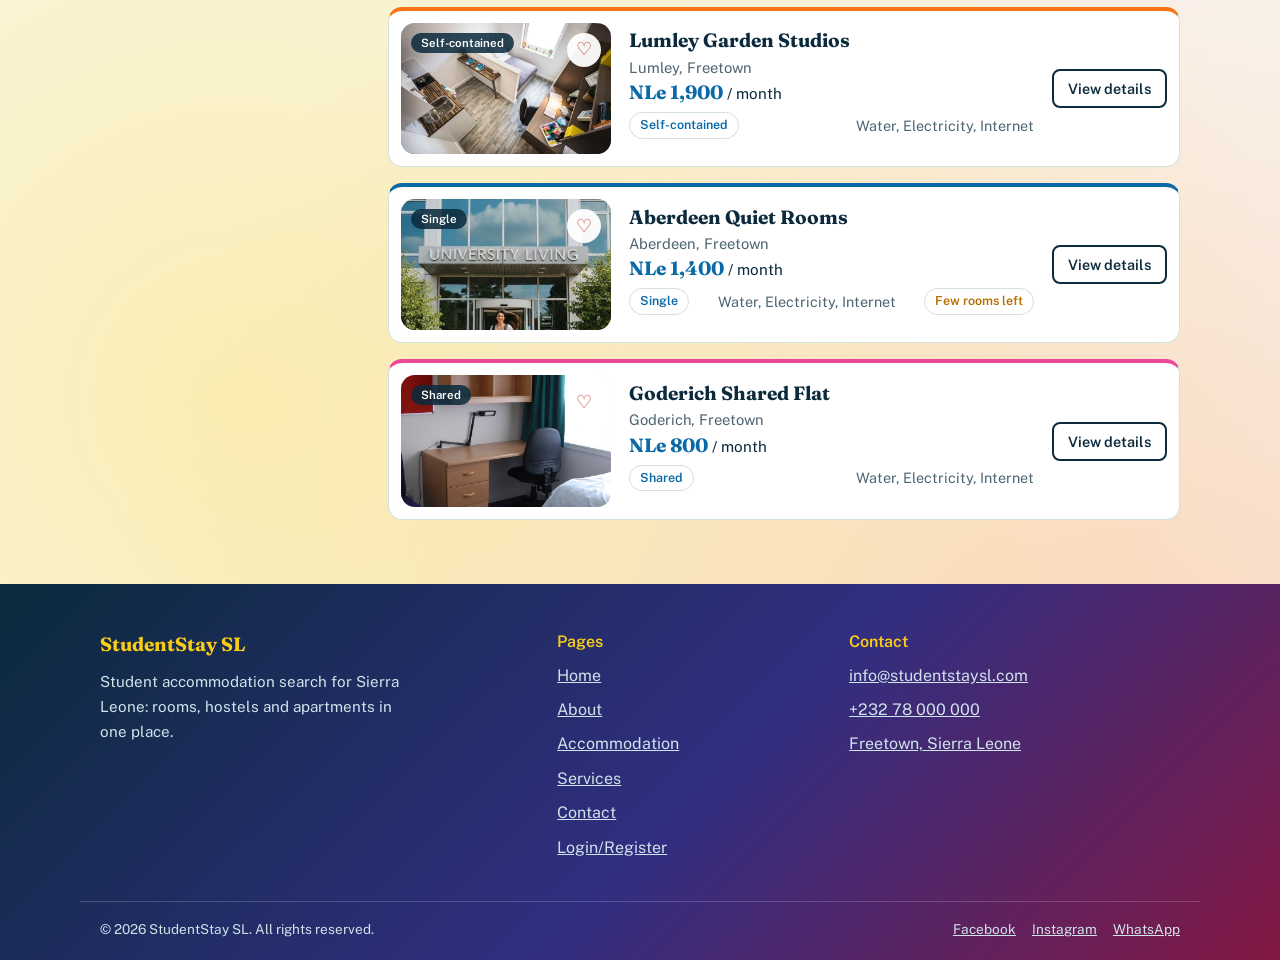
<file: search.html>
<!DOCTYPE html>
<html lang="en"><head><meta charset="utf-8"><meta name="viewport" content="width=device-width, initial-scale=1"><title>Search Accommodation | StudentStay SL</title>
<link href="https://fonts.googleapis.com/css2?family=Fraunces:opsz,wght@9..144,600;9..144,700&family=Public+Sans:wght@400;500;600&display=swap" rel="stylesheet"><link rel="stylesheet" href="style.css"></head><body class="pg-search">
<div class="top"><div class="wrap"><span>Freetown, Sierra Leone &nbsp;|&nbsp; Mon to Fri, 9:00 AM to 5:00 PM</span><span>info@studentstaysl.com &nbsp;|&nbsp; +232 78 000 000</span></div></div>
<header><div class="bar"><a class="brand" href="index.html" aria-label="StudentStay SL home"><span class="logo"><span>SS</span></span><span><b>StudentStay SL</b><small>Student accommodation in Sierra Leone</small></span></a>
<nav aria-label="Main"><a href="index.html">Home</a><a href="about.html">About</a><a href="accommodation.html" aria-current=page>Accommodation</a><a href="services.html">Services</a><a href="contact.html">Contact</a></nav><div class="tools"><input class="search" id="q" type="search" placeholder="Search accommodation" aria-label="Search accommodation"><a class="btn solid sm" href="login.html">Login/Register</a></div></div></header>
<main><section class="banner"><figure class="ph scene herobg "><img src="images/banner-search.jpg" alt="Search Accommodation banner" loading="lazy" onerror="this.remove()"><span class="hint">Add photo: images/banner-search.jpg</span></figure><div class="shade"></div><div class="hc"><div class="wrap"><p class="crumb"><a href="index.html">Home</a> / Search Accommodation</p><h1>Search Accommodation</h1><p>Search by name or area, then narrow with filters.</p></div></div></section><section><div class="wrap"><form class="sbar wide" id="sform"><input id="f-q" type="search" placeholder="Search accommodation" aria-label="Search accommodation"><button class="btn solid" type="submit">Search</button></form><div class="layout"><aside class="sidebar" aria-label="Filters"><h3>Filters</h3>
<label for="f-loc">Location</label><select id="f-loc"><option value="">All locations</option><option>Hill Station</option><option>Fourah Bay</option><option>Wilberforce</option><option>Congo Cross</option><option>Kissy</option><option>Lumley</option><option>Aberdeen</option><option>Goderich</option></select>
<label>Price per month (NLe)</label><div class="two2"><input id="f-min" type="number" min="0" placeholder="Min" aria-label="Minimum price"><input id="f-max" type="number" min="0" placeholder="Max" aria-label="Maximum price"></div>
<fieldset><legend>Room type</legend><label class="chk"><input type="checkbox" name="room" value="Single">Single</label><label class="chk"><input type="checkbox" name="room" value="Shared">Shared</label><label class="chk"><input type="checkbox" name="room" value="Self-contained">Self-contained</label></fieldset>
<fieldset><legend>Facilities</legend><label class="chk"><input type="checkbox" name="fac" value="Water">Water</label><label class="chk"><input type="checkbox" name="fac" value="Electricity">Electricity</label><label class="chk"><input type="checkbox" name="fac" value="Internet">Internet</label></fieldset>
<button class="btn solid" id="apply" type="button">Apply filters</button><button class="btn" id="reset" type="button">Reset filters</button></aside><div><div class="resbar"><p class="count" id="count" aria-live="polite"></p><select id="sort" aria-label="Sort results"><option value="">Sort: Recommended</option><option value="lo">Price: low to high</option><option value="hi">Price: high to low</option></select></div><div class="list" id="results"></div></div></div></div></section></main>
<footer><div class="wrap fgrid"><div><b>StudentStay SL</b><p>Student accommodation search for Sierra Leone: rooms, hostels and apartments in one place.</p></div><div><h4>Pages</h4><a href="index.html">Home</a><a href="about.html">About</a><a href="accommodation.html">Accommodation</a><a href="services.html">Services</a><a href="contact.html">Contact</a><a href="login.html">Login/Register</a></div><div><h4>Contact</h4><a href="#">info@studentstaysl.com</a><a href="#">+232 78 000 000</a><a href="#">Freetown, Sierra Leone</a></div></div>
<div class="wrap fbot" style="display:flex;justify-content:space-between;flex-wrap:wrap;gap:8px"><span>&copy; 2026 StudentStay SL. All rights reserved.</span><span><a href="#">Facebook</a><a href="#">Instagram</a><a href="#">WhatsApp</a></span></div></footer>
<script src="script.js"></script></body></html>
</file>
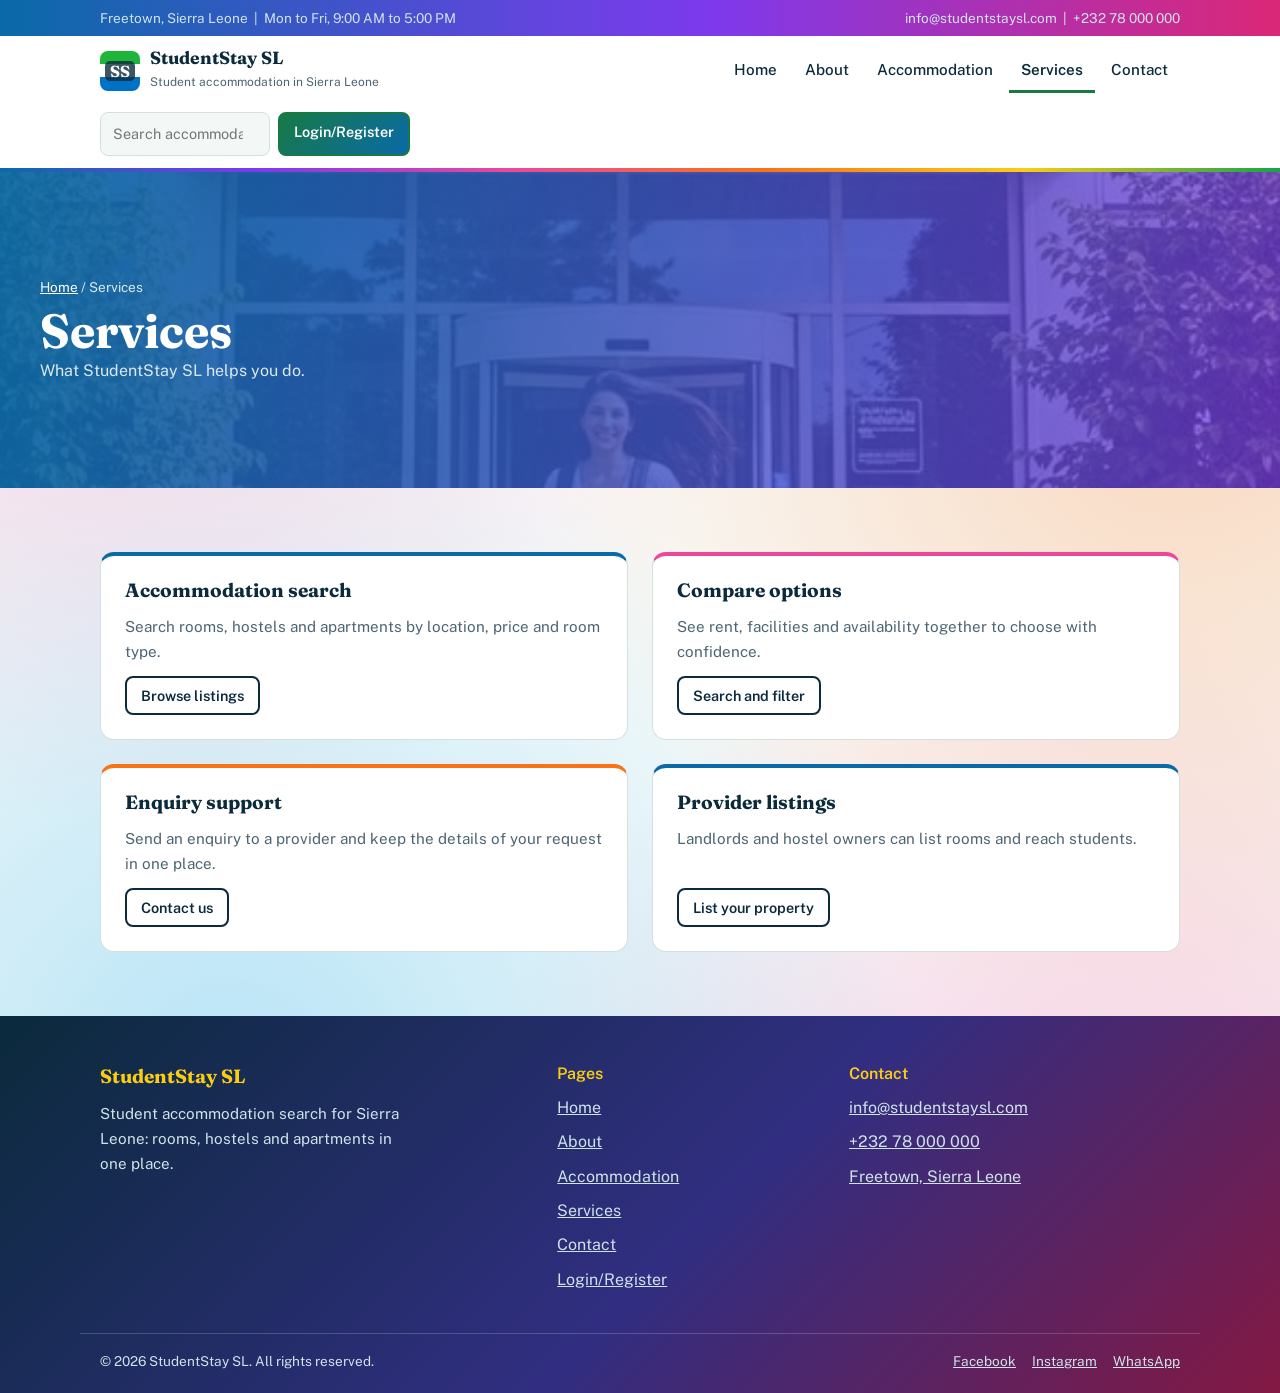
<file: services.html>
<!DOCTYPE html>
<html lang="en"><head><meta charset="utf-8"><meta name="viewport" content="width=device-width, initial-scale=1"><title>Services | StudentStay SL</title>
<link href="https://fonts.googleapis.com/css2?family=Fraunces:opsz,wght@9..144,600;9..144,700&family=Public+Sans:wght@400;500;600&display=swap" rel="stylesheet"><link rel="stylesheet" href="style.css"></head><body class="pg-services">
<div class="top"><div class="wrap"><span>Freetown, Sierra Leone &nbsp;|&nbsp; Mon to Fri, 9:00 AM to 5:00 PM</span><span>info@studentstaysl.com &nbsp;|&nbsp; +232 78 000 000</span></div></div>
<header><div class="bar"><a class="brand" href="index.html" aria-label="StudentStay SL home"><span class="logo"><span>SS</span></span><span><b>StudentStay SL</b><small>Student accommodation in Sierra Leone</small></span></a>
<nav aria-label="Main"><a href="index.html">Home</a><a href="about.html">About</a><a href="accommodation.html">Accommodation</a><a href="services.html" aria-current=page>Services</a><a href="contact.html">Contact</a></nav><div class="tools"><input class="search" id="q" type="search" placeholder="Search accommodation" aria-label="Search accommodation"><a class="btn solid sm" href="login.html">Login/Register</a></div></div></header>
<main><section class="banner"><figure class="ph scene herobg "><img src="images/banner-services.jpg" alt="Services banner" loading="lazy" onerror="this.remove()"><span class="hint">Add photo: images/banner-services.jpg</span></figure><div class="shade"></div><div class="hc"><div class="wrap"><p class="crumb"><a href="index.html">Home</a> / Services</p><h1>Services</h1><p>What StudentStay SL helps you do.</p></div></div></section><section><div class="wrap"><div class="grid" style="grid-template-columns:repeat(2,1fr)"><article class="card" style="padding:24px"><h3>Accommodation search</h3><p>Search rooms, hostels and apartments by location, price and room type.</p><a class="btn sm" href="accommodation.html" style="align-self:flex-start">Browse listings</a></article><article class="card" style="padding:24px"><h3>Compare options</h3><p>See rent, facilities and availability together to choose with confidence.</p><a class="btn sm" href="search.html" style="align-self:flex-start">Search and filter</a></article><article class="card" style="padding:24px"><h3>Enquiry support</h3><p>Send an enquiry to a provider and keep the details of your request in one place.</p><a class="btn sm" href="contact.html" style="align-self:flex-start">Contact us</a></article><article class="card" style="padding:24px"><h3>Provider listings</h3><p>Landlords and hostel owners can list rooms and reach students.</p><a class="btn sm" href="contact.html?subject=List%20my%20property" style="align-self:flex-start">List your property</a></article></div></div></section></main>
<footer><div class="wrap fgrid"><div><b>StudentStay SL</b><p>Student accommodation search for Sierra Leone: rooms, hostels and apartments in one place.</p></div><div><h4>Pages</h4><a href="index.html">Home</a><a href="about.html">About</a><a href="accommodation.html">Accommodation</a><a href="services.html">Services</a><a href="contact.html">Contact</a><a href="login.html">Login/Register</a></div><div><h4>Contact</h4><a href="#">info@studentstaysl.com</a><a href="#">+232 78 000 000</a><a href="#">Freetown, Sierra Leone</a></div></div>
<div class="wrap fbot" style="display:flex;justify-content:space-between;flex-wrap:wrap;gap:8px"><span>&copy; 2026 StudentStay SL. All rights reserved.</span><span><a href="#">Facebook</a><a href="#">Instagram</a><a href="#">WhatsApp</a></span></div></footer>
<script src="script.js"></script></body></html>
</file>
<file: style.css>
:root{--ink:#0b2a3c;--muted:#4d6573;--bg:#f3f8f6;--surface:#fff;--line:#d3e1dc;--sea:#0a6aa8;--palm:#177a45;--sun:#f2b632;--ha:#bfe4f2;--hb:#e8f5ee;--serif:"Fraunces",Georgia,serif;--sans:"Public Sans",system-ui,-apple-system,"Segoe UI",Arial,sans-serif}
@media(prefers-color-scheme:dark){:root{--ink:#e8f2f0;--muted:#9db4bd;--bg:#0a1a24;--surface:#102837;--line:#20404f;--sea:#5bb6ea;--palm:#4fcf8a;--ha:#12384d;--hb:#0f2f2a;color-scheme:dark}}
*,*::before,*::after{box-sizing:border-box}
html{scroll-behavior:smooth}
body{margin:0;background:var(--bg);color:var(--ink);font:400 1rem/1.65 var(--sans)}
h1,h2,h3{font-family:var(--serif);line-height:1.12;margin:0}
h1{font-size:clamp(2.4rem,6vw,4.2rem)}h2{font-size:clamp(1.8rem,3.6vw,2.6rem)}h3{font-size:1.2rem}
p{margin:0}a{color:inherit}:focus-visible{outline:3px solid var(--sea);outline-offset:3px}
.wrap{max-width:1120px;margin:0 auto;padding:0 20px}
section{padding:64px 0}
header{position:sticky;top:0;z-index:20;background:var(--surface);border-bottom:1px solid var(--line)}
.bar{display:flex;align-items:center;gap:18px;flex-wrap:wrap;padding:12px 20px;max-width:1120px;margin:0 auto}
.brand{display:flex;align-items:center;gap:10px;text-decoration:none;margin-right:auto}
.logo{width:40px;height:40px;border-radius:8px;display:grid;place-items:center;font:700 1rem var(--serif);color:#fff;background:linear-gradient(180deg,#1eb53a 33%,#fff 33% 66%,#0072c6 66%)}
.logo span{background:rgba(11,42,60,.8);border-radius:5px;padding:0 5px}
.brand b{font:700 1.1rem var(--serif);display:block;line-height:1.1}.brand small{color:var(--muted);font-size:.75rem}
nav{display:flex;gap:4px;flex-wrap:wrap}
nav a{text-decoration:none;font-weight:500;font-size:.95rem;padding:8px 12px;border-radius:8px}
nav a:hover{background:var(--bg)}nav a[aria-current]{border-bottom:3px solid var(--palm);border-radius:8px 8px 0 0;font-weight:600}
.tools{display:flex;gap:8px}
.search{font:inherit;font-size:.9rem;padding:9px 12px;border:1px solid var(--line);border-radius:8px;background:var(--bg);color:var(--ink);width:170px}
.btn{display:inline-block;font:600 .95rem var(--sans);text-decoration:none;padding:12px 20px;border-radius:8px;border:2px solid var(--ink);background:transparent;color:var(--ink);cursor:pointer}
.btn:hover{background:var(--bg)}.btn.solid{background:var(--palm);border-color:var(--palm);color:#fff}.btn.solid:hover{filter:brightness(1.1)}.btn.sm{padding:9px 14px;font-size:.9rem}
.scene{position:relative;overflow:hidden;border-radius:14px;background:radial-gradient(circle at 74% 28%,var(--sun) 0 9%,transparent 9.5%),linear-gradient(180deg,var(--ha) 58%,#e9d9a8 58%)}
.scene::before{content:"";position:absolute;left:-10%;right:-10%;top:52%;height:22%;background:repeating-radial-gradient(ellipse at 50% 100%,#0a6aa8 0 10px,#2b8ccb 10px 20px);border-radius:50% 50% 0 0}
.scene::after{content:"";position:absolute;left:8%;bottom:0;width:26%;height:62%;background:radial-gradient(ellipse at 50% 12%,#177a45 0 38%,transparent 39%),linear-gradient(#6b4a2b,#6b4a2b) 50% 100%/6% 70% no-repeat}
.scene.green{background:radial-gradient(circle at 24% 26%,var(--sun) 0 8%,transparent 8.5%),linear-gradient(180deg,#cfe9d8 50%,#2f8f55 50%)}
.scene.green::before{background:linear-gradient(160deg,#1c6a3d,#2f8f55);top:38%;height:30%;border-radius:60% 40% 0 0}
.scene.island{background:radial-gradient(circle at 80% 22%,var(--sun) 0 8%,transparent 8.5%),linear-gradient(180deg,#b9ddf0 52%,#0a6aa8 52%)}
.scene.island::before{background:radial-gradient(ellipse at 50% 100%,#177a45 0 55%,#e9d9a8 56% 62%,transparent 63%);top:30%;height:30%;left:20%;right:20%;border-radius:0}
.scene.history{background:linear-gradient(180deg,#e9d3b0 55%,#7a8a6a 55%)}
.scene.history::before{background:linear-gradient(#8a7a66,#8a7a66) 20% 100%/16% 100% no-repeat,linear-gradient(#a08c75,#a08c75) 50% 100%/22% 70% no-repeat,linear-gradient(#8a7a66,#8a7a66) 80% 100%/14% 85% no-repeat;top:20%;height:60%;border-radius:0}
.scene.island::after,.scene.history::after{display:none}
.ratio{aspect-ratio:16/10}
.hero{padding:64px 0 72px;background:linear-gradient(180deg,var(--hb),var(--bg))}
.two{display:grid;grid-template-columns:1.05fr 1fr;gap:48px;align-items:center}
.tag{display:inline-block;font-weight:600;font-size:.85rem;color:var(--palm);background:var(--surface);border:1px solid var(--line);padding:5px 12px;border-radius:99px;margin-bottom:20px}
.lead{font-size:1.15rem;color:var(--muted);max-width:46ch;margin:20px 0 28px}
.cta{display:flex;gap:12px;flex-wrap:wrap}
.chips{display:flex;gap:12px;flex-wrap:wrap;margin-top:32px}
.chip{display:flex;gap:10px;align-items:center;background:var(--surface);border:1px solid var(--line);border-radius:10px;padding:10px 14px;font-size:.9rem}
.chip i{width:34px;height:34px;border-radius:8px}
.hero .scene{min-height:340px;height:100%}
.head{display:flex;justify-content:space-between;align-items:end;gap:16px;flex-wrap:wrap;margin-bottom:32px;border-bottom:2px solid var(--ink);padding-bottom:14px}
.filters{display:flex;gap:8px;flex-wrap:wrap}
.filters button{font:500 .9rem var(--sans);padding:7px 14px;border-radius:99px;border:1px solid var(--line);background:var(--surface);color:var(--ink);cursor:pointer}
.filters button[aria-pressed=true]{background:var(--ink);color:var(--bg);border-color:var(--ink)}
.grid{display:grid;grid-template-columns:repeat(3,1fr);gap:24px}
.card{background:var(--surface);border:1px solid var(--line);border-radius:14px;padding:14px;display:flex;flex-direction:column;gap:12px}
.card[hidden]{display:none}.card p{color:var(--muted);font-size:.95rem;flex:1}
.row{display:flex;justify-content:space-between;align-items:center;gap:8px}
.badge{font-size:.78rem;font-weight:600;color:var(--sea);border:1px solid var(--line);border-radius:99px;padding:2px 10px;white-space:nowrap}
.surf{background:var(--surface);border-top:1px solid var(--line);border-bottom:1px solid var(--line)}
.sub{font:600 1rem var(--sans);color:var(--palm);margin:16px 0 10px}
.txt{color:var(--muted);max-width:60ch;margin-bottom:12px}
blockquote{margin:20px 0 24px;padding:14px 18px;border-left:4px solid var(--sun);background:var(--bg);border-radius:0 10px 10px 0;font:1.1rem var(--serif)}
.stats{display:grid;grid-template-columns:repeat(3,1fr);gap:16px;margin-top:40px}
.stat{background:var(--surface);border:1px solid var(--line);border-radius:12px;padding:18px}
.stat b{display:block;font:700 2rem var(--serif);color:var(--sea)}.stat span{color:var(--muted);font-size:.9rem}
.feat{display:grid;grid-template-columns:1.5fr 1fr;gap:32px}
.meta{display:flex;justify-content:space-between;gap:12px;align-items:baseline;flex-wrap:wrap;margin:16px 0 8px}
.pick{display:grid;grid-template-columns:96px 1fr;gap:14px;align-items:center;border:1px solid var(--line);border-radius:12px;padding:10px;margin-bottom:14px;background:var(--surface)}
.pick .scene{height:72px;border-radius:8px}.pick h3{font-size:1rem;margin-bottom:4px}.pick a{font-weight:600;font-size:.9rem;color:var(--sea)}
.side{font-weight:600;color:var(--muted);margin-bottom:14px}
.cgrid{display:grid;grid-template-columns:1.1fr 1fr;gap:32px;align-items:start}
.panel{background:var(--surface);border:1px solid var(--line);border-radius:14px;padding:24px}.panel h3{margin-bottom:16px}
label{display:block;font-weight:600;font-size:.9rem;margin:14px 0 6px}
input,select,textarea{width:100%;font:inherit;padding:11px 12px;border:1px solid var(--line);border-radius:8px;background:var(--bg);color:var(--ink)}
textarea{min-height:120px;resize:vertical}
.ok{display:none;margin-top:14px;padding:12px 14px;border-radius:8px;border:1px solid var(--palm);color:var(--palm);font-weight:600}
.map{height:200px;border-radius:10px;border:1px solid var(--line);margin-bottom:18px;position:relative;overflow:hidden;background:linear-gradient(115deg,transparent 46%,var(--line) 46% 48%,transparent 48%),linear-gradient(20deg,transparent 60%,var(--line) 60% 61.5%,transparent 61.5%),linear-gradient(180deg,#bfe4f2 30%,#e4efe6 30%)}
.map::after{content:"";position:absolute;left:55%;top:44%;width:18px;height:18px;border-radius:50% 50% 50% 0;background:#d64545;transform:rotate(-45deg);box-shadow:0 0 0 5px rgba(214,69,69,.25)}
dl{margin:0;display:grid;grid-template-columns:auto 1fr;gap:8px 16px}dt{font-weight:600}dd{margin:0;color:var(--muted)}
footer{background:var(--ink);color:#fff;padding:36px 0}footer .wrap{display:flex;justify-content:space-between;align-items:center;gap:16px;flex-wrap:wrap}
footer b{font:700 1.2rem var(--serif)}footer a{color:#cfe3ea;margin-left:18px}
@media(prefers-color-scheme:dark){footer{background:#07131b;border-top:1px solid var(--line)}}
@media(max-width:900px){.two,.feat,.cgrid{grid-template-columns:1fr}.grid{grid-template-columns:1fr 1fr}.tools{width:100%}.search{flex:1}section{padding:48px 0}}
@media(max-width:560px){.grid,.stats{grid-template-columns:1fr}nav{width:100%}}
@media(prefers-reduced-motion:reduce){html{scroll-behavior:auto}}
.ph{margin:0}.ph img{position:absolute;inset:0;width:100%;height:100%;object-fit:cover;z-index:2}
.hint{position:absolute;right:10px;bottom:8px;z-index:1;font:600 .7rem var(--sans);background:rgba(11,42,60,.78);color:#fff;padding:3px 8px;border-radius:6px}
.pick .hint{display:none}
.top{background:var(--ink);color:#cfe3ea;font-size:.85rem}.top .wrap{display:flex;justify-content:space-between;gap:12px;flex-wrap:wrap;padding-top:7px;padding-bottom:7px}
.hero2,.banner{position:relative;display:flex;align-items:center;color:#fff;overflow:hidden}
.hero2{min-height:620px}.banner{min-height:260px;align-items:end}
.herobg{position:absolute;inset:0;border-radius:0}
.shade{position:absolute;inset:0;z-index:3;background:linear-gradient(90deg,rgba(6,28,40,.88),rgba(6,28,40,.2))}
.banner .shade{background:linear-gradient(0deg,rgba(6,28,40,.85),rgba(6,28,40,.25))}
.hc{position:relative;z-index:4;padding:80px 20px;width:100%}.banner .hc{padding:40px 20px}
.hc .wrap,.hc>div{max-width:640px}.banner .hc>div{max-width:none}
.hero2 .lead{color:#e3f0f0}.hero2 .tag{background:rgba(255,255,255,.15);border-color:rgba(255,255,255,.35);color:#fff}
.hero2 .btn,.banner .btn{border-color:#fff;color:#fff}.hero2 .btn:hover{background:rgba(255,255,255,.15)}
.hero2 .btn.solid{background:var(--palm);border-color:var(--palm)}
.banner h1{font-size:clamp(2rem,5vw,3rem)}.banner p{color:#dbe9ee}.crumb{font-size:.85rem;margin-bottom:6px}.crumb a{color:#fff}
.quick{display:grid;grid-template-columns:repeat(4,1fr);gap:0;background:var(--surface);border:1px solid var(--line);border-radius:14px;margin-top:-44px;position:relative;z-index:5;box-shadow:0 10px 30px rgba(6,28,40,.12)}
.quick div{padding:20px 22px;border-right:1px solid var(--line)}.quick div:last-child{border:0}
.quick b{display:block;font:700 1.6rem var(--serif);color:var(--sea)}.quick span{color:var(--muted);font-size:.9rem}
.cta2{position:relative;min-height:320px;display:flex;align-items:center;color:#fff;overflow:hidden;border-radius:18px}
.cta2 .shade{background:rgba(6,28,40,.62)}.cta2 .hc{padding:48px;text-align:center}.cta2 .hc>div{margin:0 auto}.cta2 .cta{justify-content:center}
.cta2 .btn{border-color:#fff;color:#fff}.cta2 .btn.solid{background:var(--palm);border-color:var(--palm)}
.link{font-weight:600;color:var(--sea)}
footer{padding:0}.fgrid{display:grid!important;grid-template-columns:1.6fr 1fr 1.2fr;gap:32px;padding-top:48px;padding-bottom:32px;align-items:start!important}
footer h4{font:600 1rem var(--sans);margin:0 0 12px}footer p{color:#cfe3ea;font-size:.95rem;max-width:34ch;margin-top:10px}
footer a{display:block;margin:0 0 8px}.fbot{border-top:1px solid rgba(255,255,255,.18);padding-top:16px;padding-bottom:20px;font-size:.85rem;color:#cfe3ea}.fbot a{display:inline;margin-left:16px}
@media(max-width:900px){.quick{grid-template-columns:1fr 1fr}.quick div:nth-child(2){border-right:0}.fgrid{grid-template-columns:1fr}.hero2{min-height:520px}.cta2 .hc{padding:32px 20px}}
@media(max-width:560px){.quick{grid-template-columns:1fr}.quick div{border-right:0;border-bottom:1px solid var(--line)}}
/* ---- StudentStay components ---- */
.hero2 .hc .wrap{max-width:800px}
.sbar{display:grid;grid-template-columns:1fr 1fr 1fr auto;gap:8px;background:var(--surface);border:1px solid var(--line);border-radius:14px;padding:10px;margin-top:26px;box-shadow:0 12px 32px rgba(6,28,40,.25)}
.sbar select,.sbar input{border:0;background:var(--bg)}.sbar.wide{grid-template-columns:1fr auto;margin:0 0 24px;box-shadow:none}.sbar .btn{border-color:var(--palm);color:#fff}
.ph.sm .hint{display:none}.card .price{color:var(--ink);flex:none}.card .loc{flex:none}
.loc{color:var(--muted);font-size:.92rem}.price{font-size:.95rem}.price b{font:700 1.2rem var(--serif);color:var(--sea)}
.tagon{position:absolute;left:10px;top:10px;z-index:3;background:rgba(11,42,60,.85);color:#fff;font:600 .72rem var(--sans);padding:3px 10px;border-radius:99px}
.heart{position:absolute;right:10px;top:10px;z-index:3;width:34px;height:34px;border-radius:50%;border:0;background:rgba(255,255,255,.95);color:#c0392b;font-size:1.1rem;cursor:pointer}
.thumbs{display:grid;grid-template-columns:1fr 1fr;gap:8px}
.area{position:relative;display:block;text-decoration:none;color:#fff}.aname{position:absolute;left:0;right:0;bottom:0;z-index:3;padding:34px 14px 12px;background:linear-gradient(0deg,rgba(6,28,40,.88),transparent);font:700 1.1rem var(--serif)}
.layout{display:grid;grid-template-columns:260px 1fr;gap:28px;align-items:start}
.sidebar{background:var(--surface);border:1px solid var(--line);border-radius:14px;padding:20px;position:sticky;top:96px}.sidebar h3{margin-bottom:4px}
label,legend{display:block;font-weight:600;font-size:.88rem;margin:14px 0 6px;padding:0}fieldset{border:0;margin:0;padding:0}
.chk{display:flex;align-items:center;gap:8px;font-weight:400;margin:6px 0}.chk input{width:auto}.two2{display:grid;grid-template-columns:1fr 1fr;gap:8px}.sidebar .btn{width:100%;margin-top:10px}
.resbar{display:flex;justify-content:space-between;align-items:center;gap:12px;margin-bottom:14px;flex-wrap:wrap}.count{font-weight:600;margin:0}.resbar select{width:auto}
.list{display:grid;gap:16px}.rowc{display:grid;grid-template-columns:210px 1fr auto;gap:18px;padding:12px;align-items:center;background:var(--surface);border:1px solid var(--line);border-radius:14px}
.rowc h3{margin-bottom:4px}.meta{color:var(--muted);font-size:.9rem;margin-top:6px;display:flex;gap:8px;flex-wrap:wrap;align-items:center}.empty{padding:28px;text-align:center;color:var(--muted)}
.badge.ok{color:var(--palm)}.badge.warn{color:#b86e00}
.cols{display:grid;grid-template-columns:1.6fr 1fr;gap:32px;align-items:start}.pair{display:grid;grid-template-columns:1fr 1fr;gap:20px;margin-top:32px}
.panel ul{list-style:none;padding:0;margin:0}.panel li{padding:10px 0;border-bottom:1px solid var(--line)}.panel li:last-child{border:0}
dialog{border:1px solid var(--line);border-radius:16px;padding:0;max-width:520px;width:calc(100% - 32px);background:var(--surface);color:var(--ink)}dialog::backdrop{background:rgba(8,16,30,.6)}
.dbody{padding:20px;display:grid;gap:10px}.dbody .cta{display:flex;gap:10px;flex-wrap:wrap;margin-top:6px}
@media(max-width:900px){.layout,.cols,.pair{grid-template-columns:1fr}.sidebar{position:static}.sbar{grid-template-columns:1fr 1fr}.sbar .btn{grid-column:1/-1}.rowc{grid-template-columns:160px 1fr}.rowc .btn{grid-column:2}}
@media(max-width:560px){.sbar{grid-template-columns:1fr}.rowc{grid-template-columns:1fr}.rowc .btn{grid-column:auto}}
/* ---- Coloured backgrounds ---- */
body{background:linear-gradient(180deg,#dceff8,#e6f5ec 60%,#fdf3d8)}
@media(prefers-color-scheme:dark){body{background:linear-gradient(180deg,#0a1f2e,#0b2a26 60%,#2a2410)}}
.top{background:linear-gradient(90deg,#0a6aa8,#177a45)}
header{background:var(--surface);border-bottom:4px solid var(--sun)}
.hero2 .shade{background:linear-gradient(105deg,rgba(7,60,104,.92),rgba(14,98,70,.72) 65%,rgba(242,182,50,.4))}
.banner .shade{background:linear-gradient(100deg,rgba(7,60,104,.92),rgba(14,98,70,.75))}
.cta2 .shade{background:linear-gradient(120deg,rgba(7,60,104,.85),rgba(14,98,70,.7))}
.hero2,.banner{background:#0a4a78}
main>section[style]{padding-top:56px!important}
main>section:nth-of-type(2){background:rgba(10,106,168,.12)}
main>section:nth-of-type(3){background:rgba(23,122,69,.14)}
main>section.surf{background:rgba(242,182,50,.28);border-color:rgba(242,182,50,.5)}
main>section:nth-of-type(5){background:rgba(10,106,168,.12)}
.quick{border-top:4px solid var(--sun)}.quick div:nth-child(1) b{color:var(--sea)}.quick div:nth-child(2) b{color:var(--palm)}.quick div:nth-child(3) b{color:#c98a00}.quick div:nth-child(4) b{color:var(--sea)}
.card,.panel,.rowc,.sidebar{border-top:4px solid var(--sea)}.card:nth-child(3n+2),.rowc:nth-child(3n+2){border-top-color:var(--palm)}.card:nth-child(3n+3),.rowc:nth-child(3n+3){border-top-color:var(--sun)}
.head{border-bottom-color:var(--palm)}
footer{background:linear-gradient(135deg,#063b63,#0b5a45)}footer h4,footer b{color:var(--sun)}
.btn.solid{background:var(--palm);border-color:var(--palm)}.sbar .btn{background:var(--sun);border-color:var(--sun);color:#10213a}
/* ---- Colourful backgrounds ---- */
body{background:linear-gradient(135deg,#dff1fd 0%,#fde4f1 34%,#fff6c9 66%,#dcf7e5 100%) fixed}
@media(prefers-color-scheme:dark){body{background:linear-gradient(135deg,#0a1a2e 0%,#2a1030 40%,#2b2408 70%,#0b2a1c 100%) fixed}}
.top{background:linear-gradient(90deg,#0a6aa8,#7c3aed 55%,#db2777)}
header{position:sticky}header::after{content:"";position:absolute;left:0;right:0;bottom:-4px;height:4px;background:linear-gradient(90deg,#0a6aa8,#7c3aed,#ec4899,#f97316,#facc15,#16a34a)}
.hero2,.banner{background:#1e3a8a}
.hero2 .shade{background:linear-gradient(110deg,rgba(10,106,168,.92),rgba(124,58,237,.62) 62%,rgba(236,72,153,.4))}
.banner .shade{background:linear-gradient(100deg,rgba(10,106,168,.92),rgba(124,58,237,.7))}
.cta2 .shade{background:linear-gradient(120deg,rgba(23,122,69,.8),rgba(10,106,168,.75),rgba(124,58,237,.7))}
main>section:nth-of-type(2){background:rgba(14,165,233,.12)}
main>section:nth-of-type(3){background:rgba(236,72,153,.11)}
main>section:nth-of-type(4){background:rgba(250,204,21,.18)}
main>section:nth-of-type(5){background:rgba(22,163,74,.12)}
main>section.surf{background:linear-gradient(120deg,rgba(124,58,237,.14),rgba(249,115,22,.14));border-color:transparent}
main>section[style]{padding-top:56px!important}
.hero2 .tag{background:rgba(255,255,255,.2);border-color:rgba(255,255,255,.45);color:#fff}
.quick div:nth-child(1){border-top:4px solid #0a6aa8}.quick div:nth-child(2){border-top:4px solid #ec4899}.quick div:nth-child(3){border-top:4px solid #f97316}.quick div:nth-child(4){border-top:4px solid #16a34a}
.quick div:nth-child(2) b{color:#db2777}.quick div:nth-child(3) b{color:#ea580c}.quick div:nth-child(4) b{color:#15803d}
.card,.rowc,.panel,.sidebar{border-top:4px solid #0a6aa8}
.card:nth-child(3n+2),.rowc:nth-child(3n+2){border-top-color:#ec4899}.card:nth-child(3n+3),.rowc:nth-child(3n+3){border-top-color:#f97316}
.sidebar{border-top-color:#7c3aed}
.area:nth-child(1) .aname{background:linear-gradient(0deg,rgba(10,106,168,.92),transparent)}.area:nth-child(2) .aname{background:linear-gradient(0deg,rgba(219,39,119,.92),transparent)}.area:nth-child(3) .aname{background:linear-gradient(0deg,rgba(234,88,12,.92),transparent)}.area:nth-child(4) .aname{background:linear-gradient(0deg,rgba(22,163,74,.92),transparent)}.area:nth-child(5) .aname{background:linear-gradient(0deg,rgba(124,58,237,.92),transparent)}.area:nth-child(6) .aname{background:linear-gradient(0deg,rgba(2,132,199,.92),transparent)}
.btn.solid{background:linear-gradient(135deg,#177a45,#0a6aa8)}
footer{background:linear-gradient(135deg,#0b2a3c,#312e81 55%,#831843)}footer h4,footer b{color:#facc15}
/* ---- Colourful background on every page ---- */
body{--c1:rgba(14,165,233,.5);--c2:rgba(236,72,153,.42);--c3:rgba(250,204,21,.5);
 background:radial-gradient(circle at 8% 6%,var(--c1),transparent 42%),radial-gradient(circle at 92% 28%,var(--c2),transparent 42%),radial-gradient(circle at 18% 78%,var(--c3),transparent 46%),radial-gradient(circle at 88% 92%,var(--c1),transparent 40%),var(--bg) fixed}
.pg-about{--c1:rgba(124,58,237,.45);--c2:rgba(59,130,246,.45);--c3:rgba(236,72,153,.45)}
.pg-accommodation{--c1:rgba(20,184,166,.5);--c2:rgba(59,130,246,.42);--c3:rgba(34,197,94,.45)}
.pg-search{--c1:rgba(249,115,22,.45);--c2:rgba(236,72,153,.42);--c3:rgba(250,204,21,.5)}
.pg-contact{--c1:rgba(14,165,233,.5);--c2:rgba(124,58,237,.42);--c3:rgba(20,184,166,.45)}
.pg-services{--c1:rgba(236,72,153,.45);--c2:rgba(249,115,22,.42);--c3:rgba(14,165,233,.45)}
.pg-login{--c1:rgba(34,197,94,.45);--c2:rgba(14,165,233,.45);--c3:rgba(124,58,237,.42)}
body main>section:not(.banner):not(.hero2){background:transparent;border-color:transparent}
body main>section:not(.banner):not(.hero2):nth-of-type(even){background:rgba(255,255,255,.38)}
body main>section.surf:not(.banner):not(.hero2){background:rgba(255,255,255,.45)}
@media(prefers-color-scheme:dark){body main>section:not(.banner):not(.hero2):nth-of-type(even),body main>section.surf:not(.banner):not(.hero2){background:rgba(255,255,255,.05)}}
</file>
